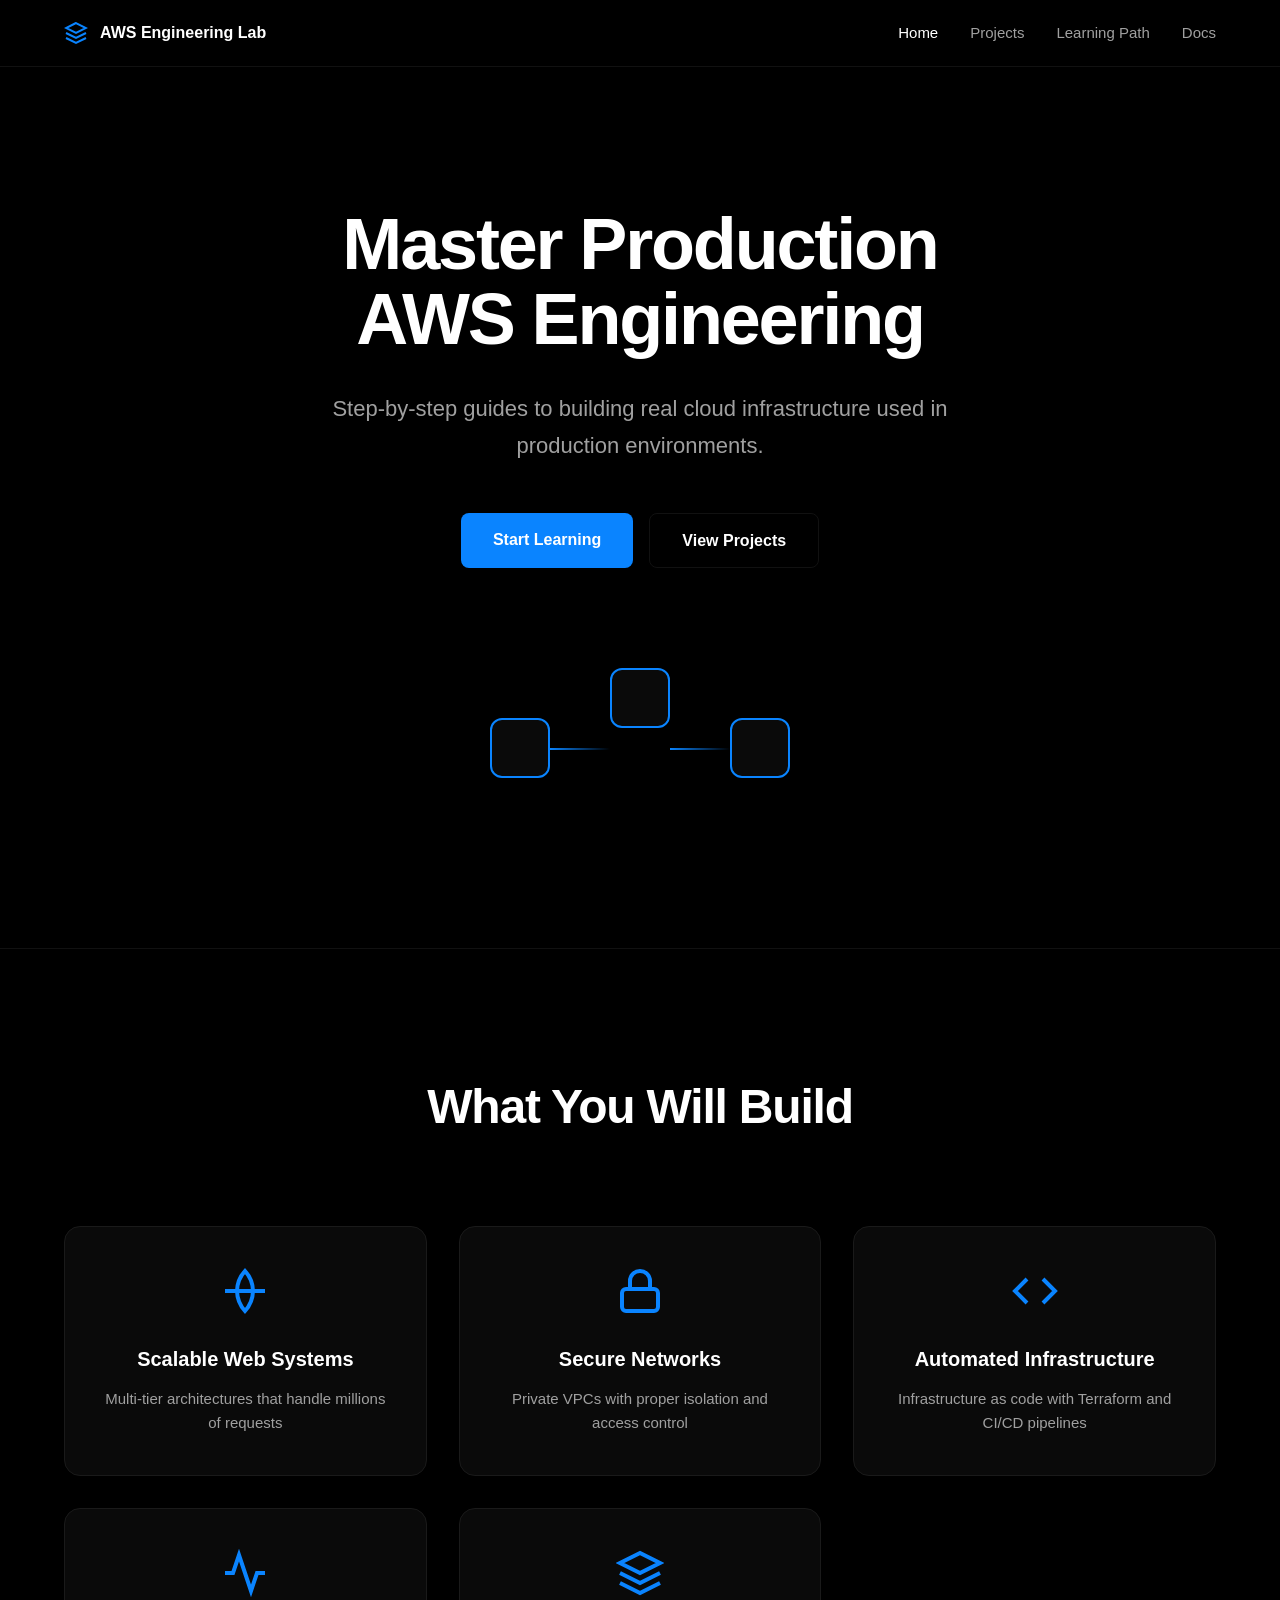
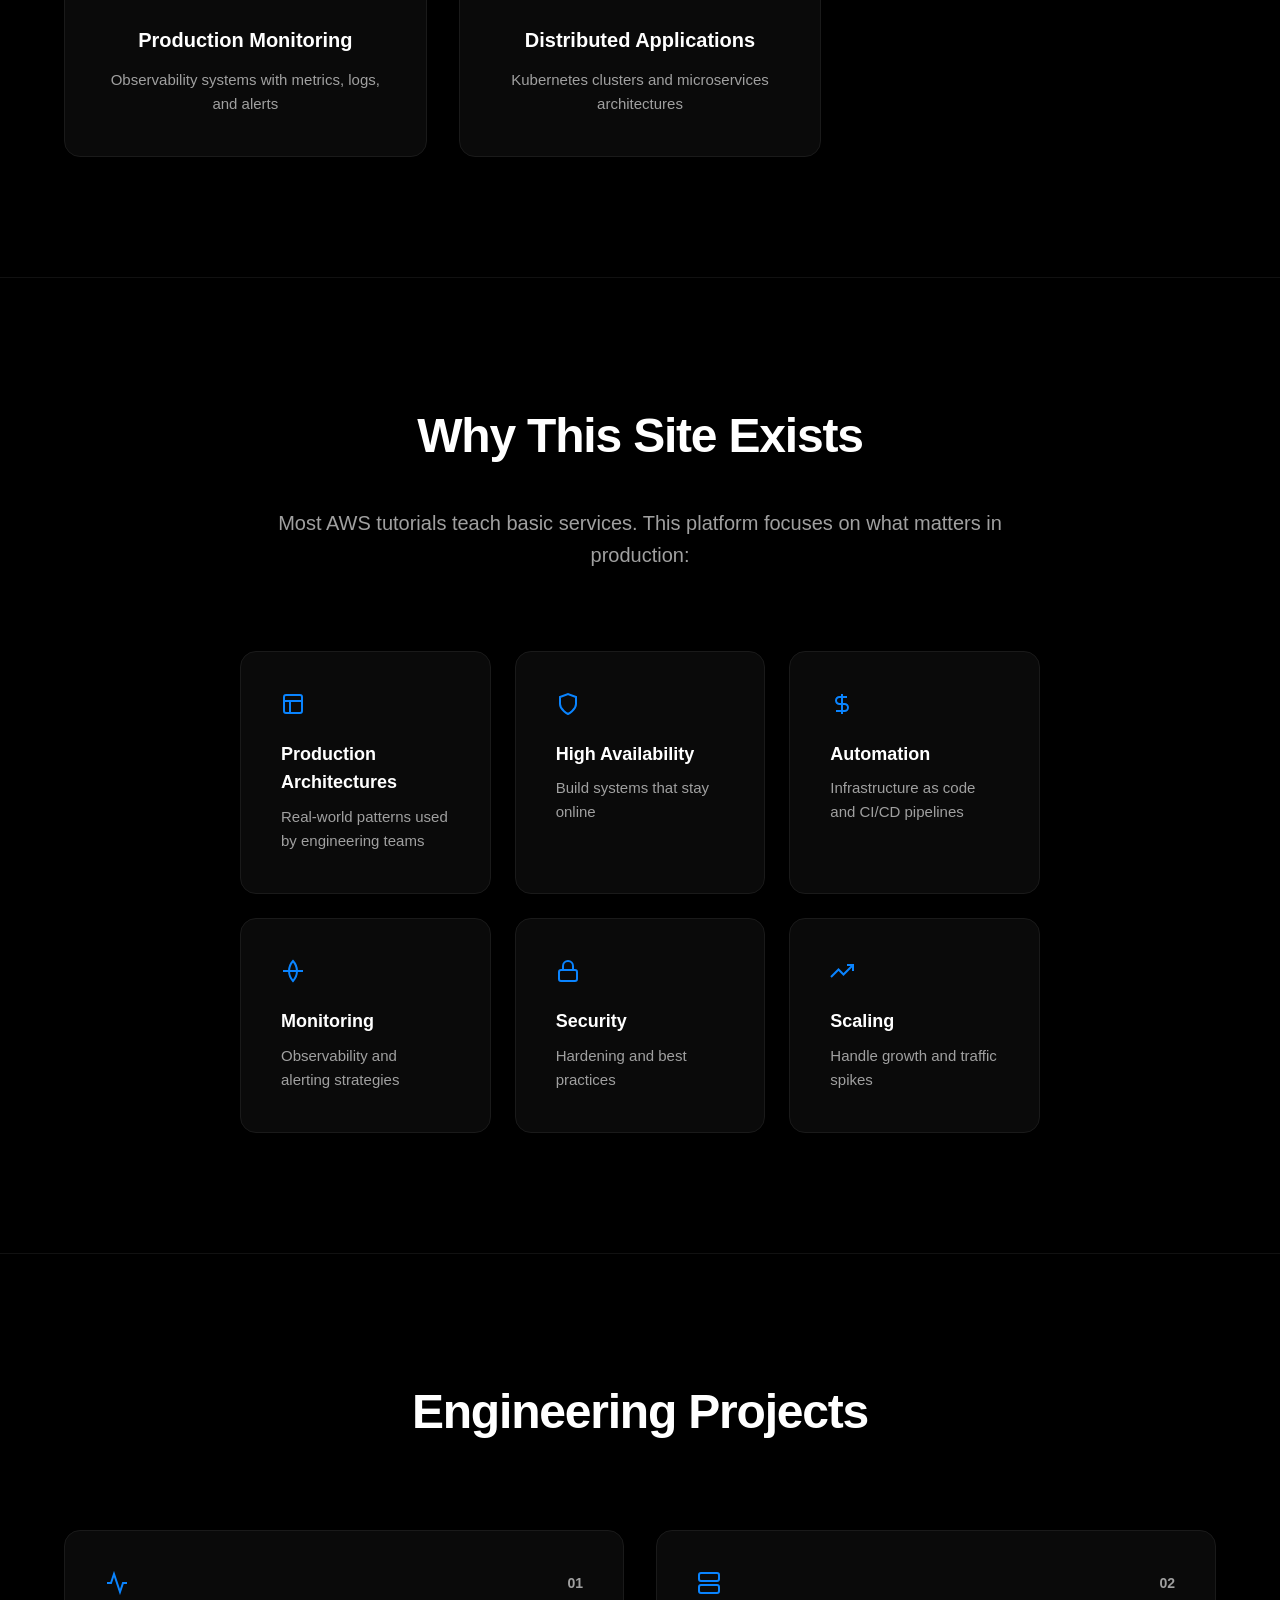
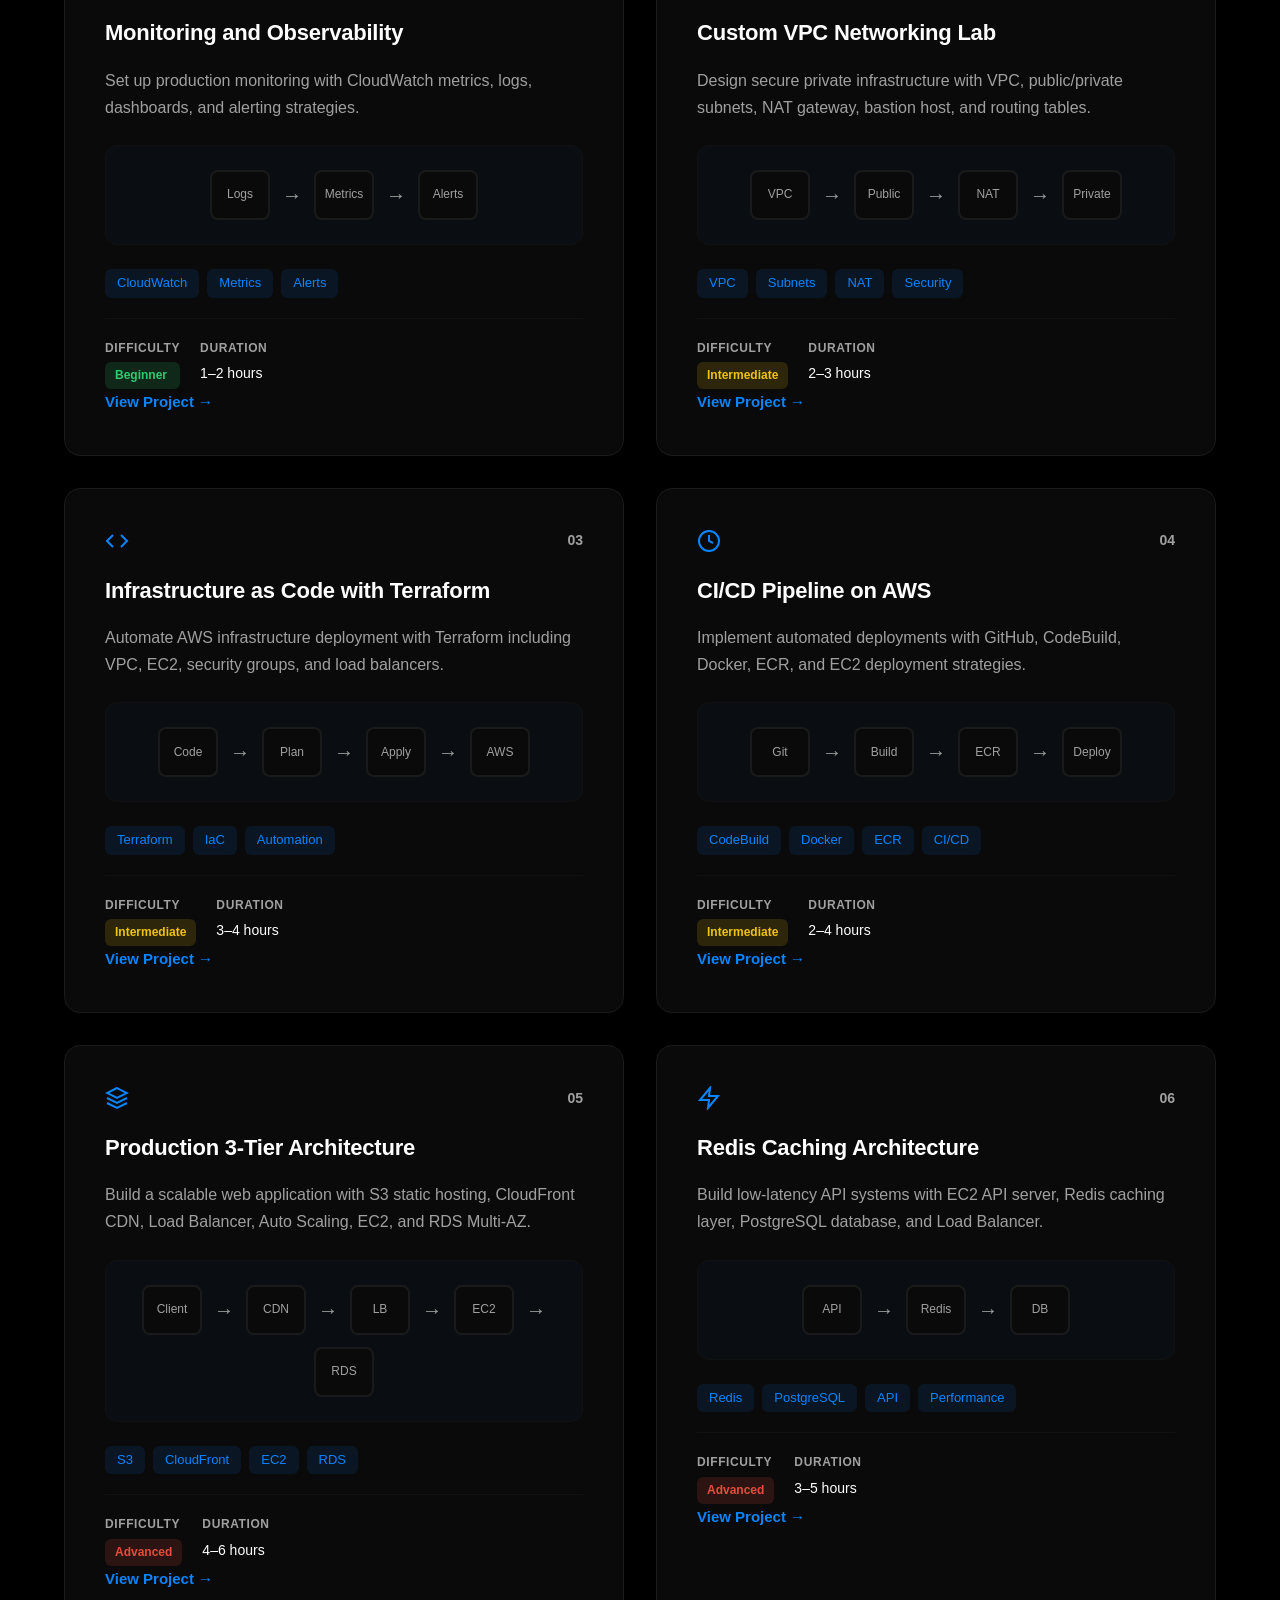
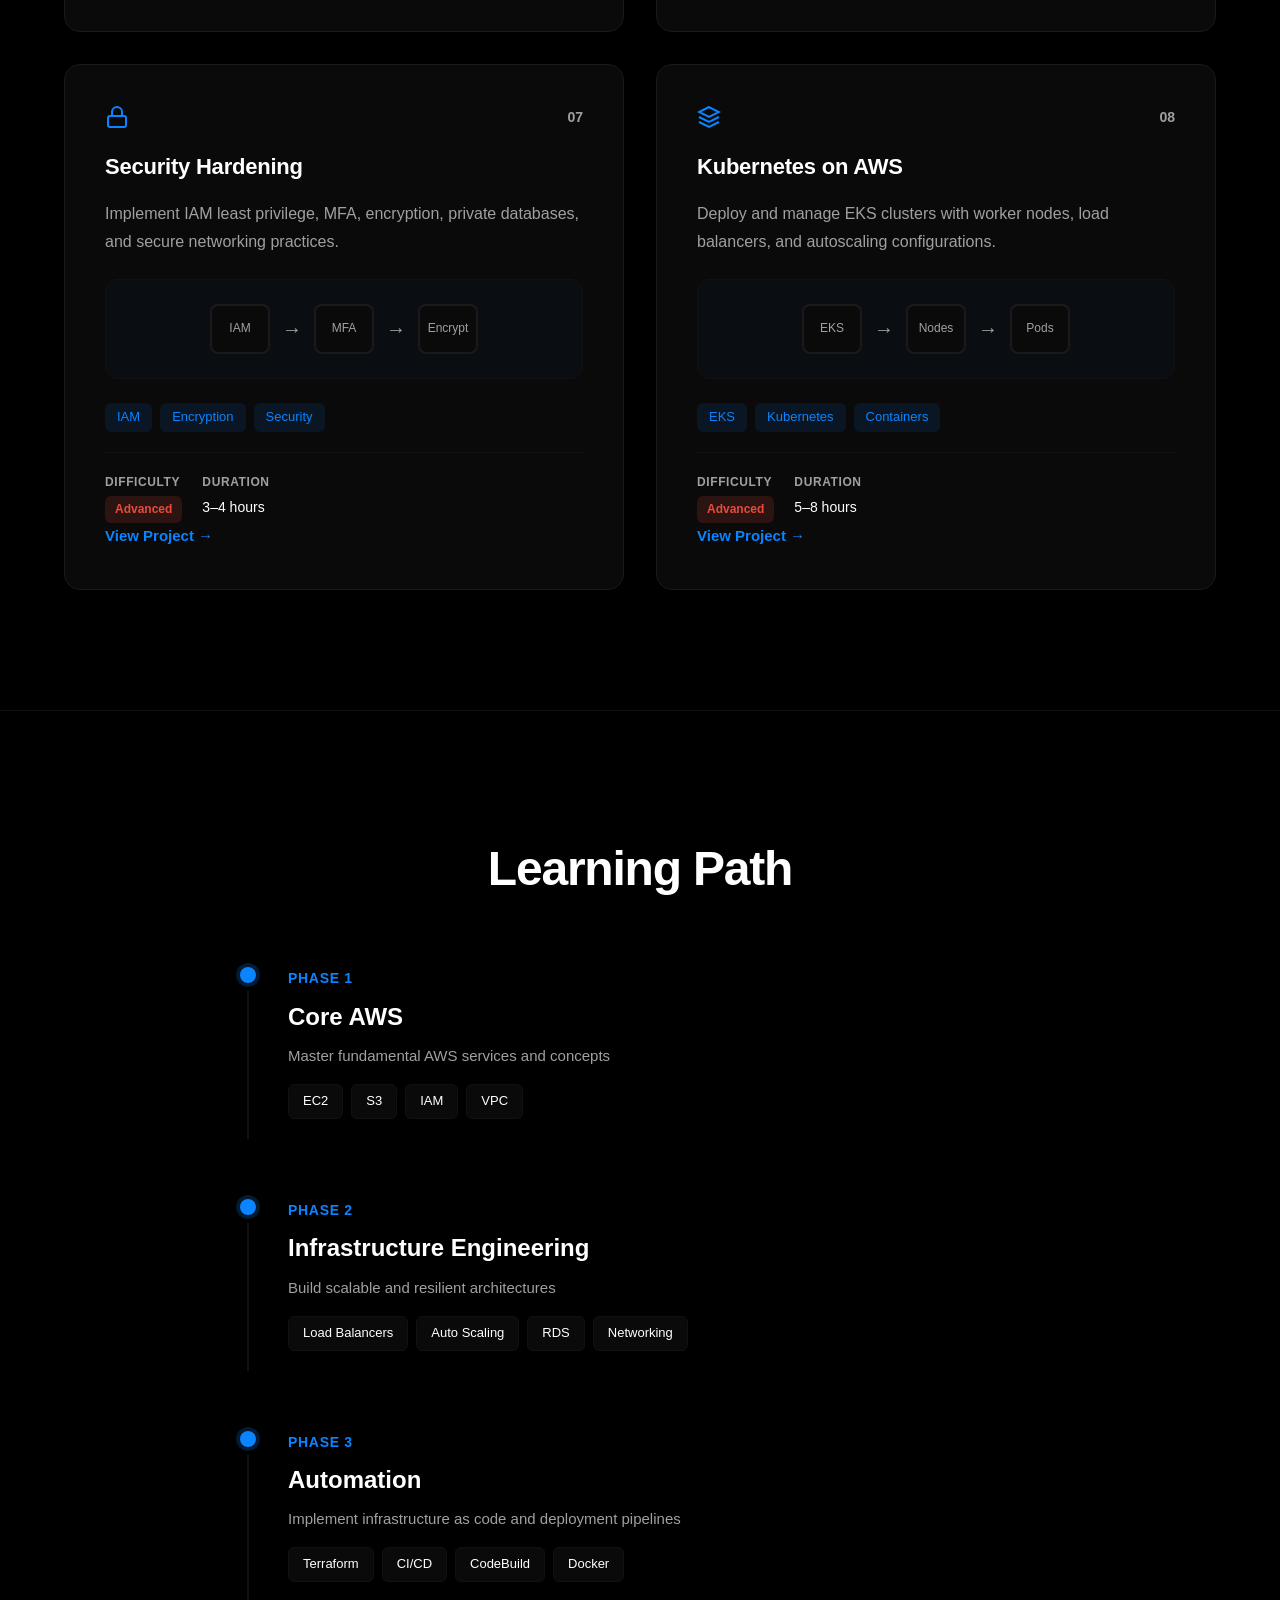
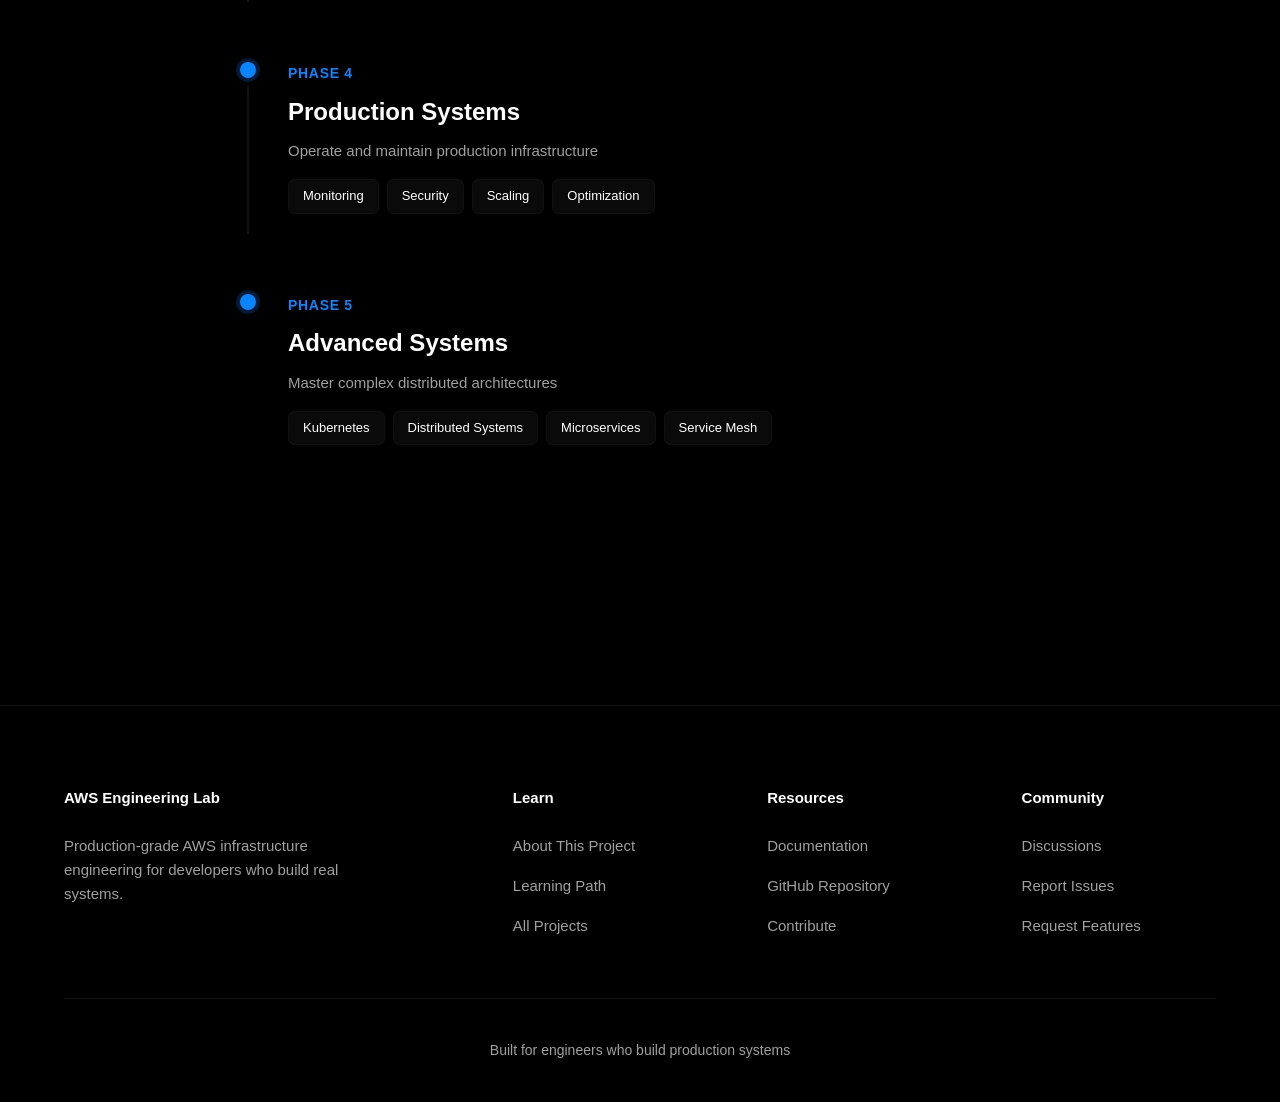
<file: aws-lab.html>
<!DOCTYPE html>
<html lang="en">
<head>
    <meta charset="UTF-8">
    <meta name="viewport" content="width=device-width, initial-scale=1.0">
    <title>AWS Engineering Lab - Learn Real AWS Infrastructure Engineering</title>
    <link rel="stylesheet" href="aws-styles.css">
</head>
<body>
    <!-- Navigation -->
    <nav class="navbar">
        <div class="nav-container">
            <div class="nav-brand">
                <svg class="brand-icon" width="24" height="24" viewBox="0 0 24 24" fill="none" stroke="currentColor" stroke-width="2">
                    <path d="M12 2L2 7l10 5 10-5-10-5z"/>
                    <path d="M2 17l10 5 10-5"/>
                    <path d="M2 12l10 5 10-5"/>
                </svg>
                <span class="brand-text">AWS Engineering Lab</span>
            </div>
            <div class="nav-links">
                <a href="#home" class="nav-link active">Home</a>
                <a href="#projects" class="nav-link">Projects</a>
                <a href="#learning-path" class="nav-link">Learning Path</a>
                <a href="#docs" class="nav-link">Docs</a>
            </div>
        </div>
    </nav>

    <!-- Hero Section -->
    <section class="hero" id="home">
        <div class="container">
            <div class="hero-content">
                <h1 class="hero-title">Master Production AWS Engineering</h1>
                <p class="hero-subtitle">Step-by-step guides to building real cloud infrastructure used in production environments.</p>
                <div class="hero-buttons">
                    <a href="#projects" class="btn btn-primary">Start Learning</a>
                    <a href="#projects" class="btn btn-secondary">View Projects</a>
                </div>
            </div>
            <div class="hero-visual">
                <div class="architecture-diagram">
                    <div class="arch-node arch-node-1"></div>
                    <div class="arch-node arch-node-2"></div>
                    <div class="arch-node arch-node-3"></div>
                    <div class="arch-line arch-line-1"></div>
                    <div class="arch-line arch-line-2"></div>
                </div>
            </div>
        </div>
    </section>

    <!-- What You Will Build Section -->
    <section class="build-section">
        <div class="container">
            <h2 class="section-title">What You Will Build</h2>
            <div class="build-grid">
                <div class="build-card">
                    <svg class="build-icon" width="48" height="48" viewBox="0 0 24 24" fill="none" stroke="currentColor" stroke-width="2">
                        <path d="M2 12h20M12 2a15.3 15.3 0 0 1 4 10 15.3 15.3 0 0 1-4 10 15.3 15.3 0 0 1-4-10 15.3 15.3 0 0 1 4-10z"/>
                    </svg>
                    <h3>Scalable Web Systems</h3>
                    <p>Multi-tier architectures that handle millions of requests</p>
                </div>
                <div class="build-card">
                    <svg class="build-icon" width="48" height="48" viewBox="0 0 24 24" fill="none" stroke="currentColor" stroke-width="2">
                        <rect x="3" y="11" width="18" height="11" rx="2" ry="2"/>
                        <path d="M7 11V7a5 5 0 0 1 10 0v4"/>
                    </svg>
                    <h3>Secure Networks</h3>
                    <p>Private VPCs with proper isolation and access control</p>
                </div>
                <div class="build-card">
                    <svg class="build-icon" width="48" height="48" viewBox="0 0 24 24" fill="none" stroke="currentColor" stroke-width="2">
                        <polyline points="16 18 22 12 16 6"/>
                        <polyline points="8 6 2 12 8 18"/>
                    </svg>
                    <h3>Automated Infrastructure</h3>
                    <p>Infrastructure as code with Terraform and CI/CD pipelines</p>
                </div>
                <div class="build-card">
                    <svg class="build-icon" width="48" height="48" viewBox="0 0 24 24" fill="none" stroke="currentColor" stroke-width="2">
                        <path d="M22 12h-4l-3 9L9 3l-3 9H2"/>
                    </svg>
                    <h3>Production Monitoring</h3>
                    <p>Observability systems with metrics, logs, and alerts</p>
                </div>
                <div class="build-card">
                    <svg class="build-icon" width="48" height="48" viewBox="0 0 24 24" fill="none" stroke="currentColor" stroke-width="2">
                        <polygon points="12 2 2 7 12 12 22 7 12 2"/>
                        <polyline points="2 17 12 22 22 17"/>
                        <polyline points="2 12 12 17 22 12"/>
                    </svg>
                    <h3>Distributed Applications</h3>
                    <p>Kubernetes clusters and microservices architectures</p>
                </div>
            </div>
        </div>
    </section>

    <!-- Why Section -->
    <section class="why-section">
        <div class="container">
            <h2 class="section-title">Why This Site Exists</h2>
            <div class="why-content">
                <p class="why-text">Most AWS tutorials teach basic services. This platform focuses on what matters in production:</p>
                <div class="why-grid">
                    <div class="why-card">
                        <svg class="why-icon" width="24" height="24" viewBox="0 0 24 24" fill="none" stroke="currentColor" stroke-width="2">
                            <rect x="3" y="3" width="18" height="18" rx="2"/>
                            <path d="M3 9h18"/>
                            <path d="M9 21V9"/>
                        </svg>
                        <h3>Production Architectures</h3>
                        <p>Real-world patterns used by engineering teams</p>
                    </div>
                    <div class="why-card">
                        <svg class="why-icon" width="24" height="24" viewBox="0 0 24 24" fill="none" stroke="currentColor" stroke-width="2">
                            <path d="M12 22s8-4 8-10V5l-8-3-8 3v7c0 6 8 10 8 10z"/>
                        </svg>
                        <h3>High Availability</h3>
                        <p>Build systems that stay online</p>
                    </div>
                    <div class="why-card">
                        <svg class="why-icon" width="24" height="24" viewBox="0 0 24 24" fill="none" stroke="currentColor" stroke-width="2">
                            <path d="M12 2v20M17 5H9.5a3.5 3.5 0 0 0 0 7h5a3.5 3.5 0 0 1 0 7H6"/>
                        </svg>
                        <h3>Automation</h3>
                        <p>Infrastructure as code and CI/CD pipelines</p>
                    </div>
                    <div class="why-card">
                        <svg class="why-icon" width="24" height="24" viewBox="0 0 24 24" fill="none" stroke="currentColor" stroke-width="2">
                            <path d="M2 12h20M12 2a15.3 15.3 0 0 1 4 10 15.3 15.3 0 0 1-4 10 15.3 15.3 0 0 1-4-10 15.3 15.3 0 0 1 4-10z"/>
                        </svg>
                        <h3>Monitoring</h3>
                        <p>Observability and alerting strategies</p>
                    </div>
                    <div class="why-card">
                        <svg class="why-icon" width="24" height="24" viewBox="0 0 24 24" fill="none" stroke="currentColor" stroke-width="2">
                            <rect x="3" y="11" width="18" height="11" rx="2" ry="2"/>
                            <path d="M7 11V7a5 5 0 0 1 10 0v4"/>
                        </svg>
                        <h3>Security</h3>
                        <p>Hardening and best practices</p>
                    </div>
                    <div class="why-card">
                        <svg class="why-icon" width="24" height="24" viewBox="0 0 24 24" fill="none" stroke="currentColor" stroke-width="2">
                            <polyline points="23 6 13.5 15.5 8.5 10.5 1 18"/>
                            <polyline points="17 6 23 6 23 12"/>
                        </svg>
                        <h3>Scaling</h3>
                        <p>Handle growth and traffic spikes</p>
                    </div>
                </div>
            </div>
        </div>
    </section>

    <!-- Projects Section -->
    <section class="projects-section" id="projects">
        <div class="container">
            <h2 class="section-title">Engineering Projects</h2>
            <div class="projects-grid">
                
                <!-- Project 1: Monitoring (Beginner) -->
                <div class="project-card">
                    <div class="project-header">
                        <svg class="project-icon" width="24" height="24" viewBox="0 0 24 24" fill="none" stroke="currentColor" stroke-width="2">
                            <path d="M22 12h-4l-3 9L9 3l-3 9H2"/>
                        </svg>
                        <span class="project-number">01</span>
                    </div>
                    <h3 class="project-title">Monitoring and Observability</h3>
                    <p class="project-description">Set up production monitoring with CloudWatch metrics, logs, dashboards, and alerting strategies.</p>
                    
                    <div class="mini-architecture">
                        <div class="arch-block">Logs</div>
                        <span class="arch-arrow">→</span>
                        <div class="arch-block">Metrics</div>
                        <span class="arch-arrow">→</span>
                        <div class="arch-block">Alerts</div>
                    </div>
                    
                    <div class="project-tags">
                        <span class="tag">CloudWatch</span>
                        <span class="tag">Metrics</span>
                        <span class="tag">Alerts</span>
                    </div>
                    
                    <div class="project-metadata">
                        <div class="project-meta-item">
                            <span class="meta-label">Difficulty</span>
                            <span class="difficulty-badge difficulty-beginner">Beginner</span>
                        </div>
                        <div class="project-meta-item">
                            <span class="meta-label">Duration</span>
                            <span class="meta-value">1–2 hours</span>
                        </div>
                    </div>
                    
                    <a href="project-detail.html" class="project-link">View Project →</a>
                </div>

                <!-- Project 2: VPC Networking (Intermediate) -->
                <div class="project-card">
                    <div class="project-header">
                        <svg class="project-icon" width="24" height="24" viewBox="0 0 24 24" fill="none" stroke="currentColor" stroke-width="2">
                            <rect x="2" y="2" width="20" height="8" rx="2" ry="2"/>
                            <rect x="2" y="14" width="20" height="8" rx="2" ry="2"/>
                            <line x1="6" y1="6" x2="6.01" y2="6"/>
                            <line x1="6" y1="18" x2="6.01" y2="18"/>
                        </svg>
                        <span class="project-number">02</span>
                    </div>
                    <h3 class="project-title">Custom VPC Networking Lab</h3>
                    <p class="project-description">Design secure private infrastructure with VPC, public/private subnets, NAT gateway, bastion host, and routing tables.</p>
                    
                    <div class="mini-architecture">
                        <div class="arch-block">VPC</div>
                        <span class="arch-arrow">→</span>
                        <div class="arch-block">Public</div>
                        <span class="arch-arrow">→</span>
                        <div class="arch-block">NAT</div>
                        <span class="arch-arrow">→</span>
                        <div class="arch-block">Private</div>
                    </div>
                    
                    <div class="project-tags">
                        <span class="tag">VPC</span>
                        <span class="tag">Subnets</span>
                        <span class="tag">NAT</span>
                        <span class="tag">Security</span>
                    </div>
                    
                    <div class="project-metadata">
                        <div class="project-meta-item">
                            <span class="meta-label">Difficulty</span>
                            <span class="difficulty-badge difficulty-intermediate">Intermediate</span>
                        </div>
                        <div class="project-meta-item">
                            <span class="meta-label">Duration</span>
                            <span class="meta-value">2–3 hours</span>
                        </div>
                    </div>
                    
                    <a href="project-detail.html" class="project-link">View Project →</a>
                </div>

                <!-- Project 3: Terraform IaC (Intermediate) -->
                <div class="project-card">
                    <div class="project-header">
                        <svg class="project-icon" width="24" height="24" viewBox="0 0 24 24" fill="none" stroke="currentColor" stroke-width="2">
                            <polyline points="16 18 22 12 16 6"/>
                            <polyline points="8 6 2 12 8 18"/>
                        </svg>
                        <span class="project-number">03</span>
                    </div>
                    <h3 class="project-title">Infrastructure as Code with Terraform</h3>
                    <p class="project-description">Automate AWS infrastructure deployment with Terraform including VPC, EC2, security groups, and load balancers.</p>
                    
                    <div class="mini-architecture">
                        <div class="arch-block">Code</div>
                        <span class="arch-arrow">→</span>
                        <div class="arch-block">Plan</div>
                        <span class="arch-arrow">→</span>
                        <div class="arch-block">Apply</div>
                        <span class="arch-arrow">→</span>
                        <div class="arch-block">AWS</div>
                    </div>
                    
                    <div class="project-tags">
                        <span class="tag">Terraform</span>
                        <span class="tag">IaC</span>
                        <span class="tag">Automation</span>
                    </div>
                    
                    <div class="project-metadata">
                        <div class="project-meta-item">
                            <span class="meta-label">Difficulty</span>
                            <span class="difficulty-badge difficulty-intermediate">Intermediate</span>
                        </div>
                        <div class="project-meta-item">
                            <span class="meta-label">Duration</span>
                            <span class="meta-value">3–4 hours</span>
                        </div>
                    </div>
                    
                    <a href="project-detail.html" class="project-link">View Project →</a>
                </div>

                <!-- Project 4: CI/CD Pipeline (Intermediate) -->
                <div class="project-card">
                    <div class="project-header">
                        <svg class="project-icon" width="24" height="24" viewBox="0 0 24 24" fill="none" stroke="currentColor" stroke-width="2">
                            <circle cx="12" cy="12" r="10"/>
                            <polyline points="12 6 12 12 16 14"/>
                        </svg>
                        <span class="project-number">04</span>
                    </div>
                    <h3 class="project-title">CI/CD Pipeline on AWS</h3>
                    <p class="project-description">Implement automated deployments with GitHub, CodeBuild, Docker, ECR, and EC2 deployment strategies.</p>
                    
                    <div class="mini-architecture">
                        <div class="arch-block">Git</div>
                        <span class="arch-arrow">→</span>
                        <div class="arch-block">Build</div>
                        <span class="arch-arrow">→</span>
                        <div class="arch-block">ECR</div>
                        <span class="arch-arrow">→</span>
                        <div class="arch-block">Deploy</div>
                    </div>
                    
                    <div class="project-tags">
                        <span class="tag">CodeBuild</span>
                        <span class="tag">Docker</span>
                        <span class="tag">ECR</span>
                        <span class="tag">CI/CD</span>
                    </div>
                    
                    <div class="project-metadata">
                        <div class="project-meta-item">
                            <span class="meta-label">Difficulty</span>
                            <span class="difficulty-badge difficulty-intermediate">Intermediate</span>
                        </div>
                        <div class="project-meta-item">
                            <span class="meta-label">Duration</span>
                            <span class="meta-value">2–4 hours</span>
                        </div>
                    </div>
                    
                    <a href="project-detail.html" class="project-link">View Project →</a>
                </div>

                <!-- Project 5: 3-Tier Architecture (Advanced) -->
                <div class="project-card">
                    <div class="project-header">
                        <svg class="project-icon" width="24" height="24" viewBox="0 0 24 24" fill="none" stroke="currentColor" stroke-width="2">
                            <path d="M12 2L2 7l10 5 10-5-10-5z"/>
                            <path d="M2 17l10 5 10-5"/>
                            <path d="M2 12l10 5 10-5"/>
                        </svg>
                        <span class="project-number">05</span>
                    </div>
                    <h3 class="project-title">Production 3-Tier Architecture</h3>
                    <p class="project-description">Build a scalable web application with S3 static hosting, CloudFront CDN, Load Balancer, Auto Scaling, EC2, and RDS Multi-AZ.</p>
                    
                    <div class="mini-architecture">
                        <div class="arch-block">Client</div>
                        <span class="arch-arrow">→</span>
                        <div class="arch-block">CDN</div>
                        <span class="arch-arrow">→</span>
                        <div class="arch-block">LB</div>
                        <span class="arch-arrow">→</span>
                        <div class="arch-block">EC2</div>
                        <span class="arch-arrow">→</span>
                        <div class="arch-block">RDS</div>
                    </div>
                    
                    <div class="project-tags">
                        <span class="tag">S3</span>
                        <span class="tag">CloudFront</span>
                        <span class="tag">EC2</span>
                        <span class="tag">RDS</span>
                    </div>
                    
                    <div class="project-metadata">
                        <div class="project-meta-item">
                            <span class="meta-label">Difficulty</span>
                            <span class="difficulty-badge difficulty-advanced">Advanced</span>
                        </div>
                        <div class="project-meta-item">
                            <span class="meta-label">Duration</span>
                            <span class="meta-value">4–6 hours</span>
                        </div>
                    </div>
                    
                    <a href="project-detail.html" class="project-link">View Project →</a>
                </div>

                <!-- Project 6: Redis Caching (Advanced) -->
                <div class="project-card">
                    <div class="project-header">
                        <svg class="project-icon" width="24" height="24" viewBox="0 0 24 24" fill="none" stroke="currentColor" stroke-width="2">
                            <path d="M13 2L3 14h9l-1 8 10-12h-9l1-8z"/>
                        </svg>
                        <span class="project-number">06</span>
                    </div>
                    <h3 class="project-title">Redis Caching Architecture</h3>
                    <p class="project-description">Build low-latency API systems with EC2 API server, Redis caching layer, PostgreSQL database, and Load Balancer.</p>
                    
                    <div class="mini-architecture">
                        <div class="arch-block">API</div>
                        <span class="arch-arrow">→</span>
                        <div class="arch-block">Redis</div>
                        <span class="arch-arrow">→</span>
                        <div class="arch-block">DB</div>
                    </div>
                    
                    <div class="project-tags">
                        <span class="tag">Redis</span>
                        <span class="tag">PostgreSQL</span>
                        <span class="tag">API</span>
                        <span class="tag">Performance</span>
                    </div>
                    
                    <div class="project-metadata">
                        <div class="project-meta-item">
                            <span class="meta-label">Difficulty</span>
                            <span class="difficulty-badge difficulty-advanced">Advanced</span>
                        </div>
                        <div class="project-meta-item">
                            <span class="meta-label">Duration</span>
                            <span class="meta-value">3–5 hours</span>
                        </div>
                    </div>
                    
                    <a href="project-detail.html" class="project-link">View Project →</a>
                </div>

                <!-- Project 7: Security Hardening (Advanced) -->
                <div class="project-card">
                    <div class="project-header">
                        <svg class="project-icon" width="24" height="24" viewBox="0 0 24 24" fill="none" stroke="currentColor" stroke-width="2">
                            <rect x="3" y="11" width="18" height="11" rx="2" ry="2"/>
                            <path d="M7 11V7a5 5 0 0 1 10 0v4"/>
                        </svg>
                        <span class="project-number">07</span>
                    </div>
                    <h3 class="project-title">Security Hardening</h3>
                    <p class="project-description">Implement IAM least privilege, MFA, encryption, private databases, and secure networking practices.</p>
                    
                    <div class="mini-architecture">
                        <div class="arch-block">IAM</div>
                        <span class="arch-arrow">→</span>
                        <div class="arch-block">MFA</div>
                        <span class="arch-arrow">→</span>
                        <div class="arch-block">Encrypt</div>
                    </div>
                    
                    <div class="project-tags">
                        <span class="tag">IAM</span>
                        <span class="tag">Encryption</span>
                        <span class="tag">Security</span>
                    </div>
                    
                    <div class="project-metadata">
                        <div class="project-meta-item">
                            <span class="meta-label">Difficulty</span>
                            <span class="difficulty-badge difficulty-advanced">Advanced</span>
                        </div>
                        <div class="project-meta-item">
                            <span class="meta-label">Duration</span>
                            <span class="meta-value">3–4 hours</span>
                        </div>
                    </div>
                    
                    <a href="project-detail.html" class="project-link">View Project →</a>
                </div>

                <!-- Project 8: Kubernetes (Advanced) -->
                <div class="project-card">
                    <div class="project-header">
                        <svg class="project-icon" width="24" height="24" viewBox="0 0 24 24" fill="none" stroke="currentColor" stroke-width="2">
                            <polygon points="12 2 2 7 12 12 22 7 12 2"/>
                            <polyline points="2 17 12 22 22 17"/>
                            <polyline points="2 12 12 17 22 12"/>
                        </svg>
                        <span class="project-number">08</span>
                    </div>
                    <h3 class="project-title">Kubernetes on AWS</h3>
                    <p class="project-description">Deploy and manage EKS clusters with worker nodes, load balancers, and autoscaling configurations.</p>
                    
                    <div class="mini-architecture">
                        <div class="arch-block">EKS</div>
                        <span class="arch-arrow">→</span>
                        <div class="arch-block">Nodes</div>
                        <span class="arch-arrow">→</span>
                        <div class="arch-block">Pods</div>
                    </div>
                    
                    <div class="project-tags">
                        <span class="tag">EKS</span>
                        <span class="tag">Kubernetes</span>
                        <span class="tag">Containers</span>
                    </div>
                    
                    <div class="project-metadata">
                        <div class="project-meta-item">
                            <span class="meta-label">Difficulty</span>
                            <span class="difficulty-badge difficulty-advanced">Advanced</span>
                        </div>
                        <div class="project-meta-item">
                            <span class="meta-label">Duration</span>
                            <span class="meta-value">5–8 hours</span>
                        </div>
                    </div>
                    
                    <a href="project-detail.html" class="project-link">View Project →</a>
                </div>

            </div>
        </div>
    </section>

    <!-- Learning Path Section -->
    <section class="learning-path-section" id="learning-path">
        <div class="container">
            <h2 class="section-title">Learning Path</h2>
            <div class="roadmap">
                
                <div class="roadmap-item">
                    <div class="roadmap-marker">
                        <div class="roadmap-dot"></div>
                        <div class="roadmap-line"></div>
                    </div>
                    <div class="roadmap-content">
                        <div class="roadmap-phase">Phase 1</div>
                        <h3 class="roadmap-title">Core AWS</h3>
                        <p class="roadmap-description">Master fundamental AWS services and concepts</p>
                        <div class="roadmap-topics">
                            <span class="topic">EC2</span>
                            <span class="topic">S3</span>
                            <span class="topic">IAM</span>
                            <span class="topic">VPC</span>
                        </div>
                    </div>
                </div>

                <div class="roadmap-item">
                    <div class="roadmap-marker">
                        <div class="roadmap-dot"></div>
                        <div class="roadmap-line"></div>
                    </div>
                    <div class="roadmap-content">
                        <div class="roadmap-phase">Phase 2</div>
                        <h3 class="roadmap-title">Infrastructure Engineering</h3>
                        <p class="roadmap-description">Build scalable and resilient architectures</p>
                        <div class="roadmap-topics">
                            <span class="topic">Load Balancers</span>
                            <span class="topic">Auto Scaling</span>
                            <span class="topic">RDS</span>
                            <span class="topic">Networking</span>
                        </div>
                    </div>
                </div>

                <div class="roadmap-item">
                    <div class="roadmap-marker">
                        <div class="roadmap-dot"></div>
                        <div class="roadmap-line"></div>
                    </div>
                    <div class="roadmap-content">
                        <div class="roadmap-phase">Phase 3</div>
                        <h3 class="roadmap-title">Automation</h3>
                        <p class="roadmap-description">Implement infrastructure as code and deployment pipelines</p>
                        <div class="roadmap-topics">
                            <span class="topic">Terraform</span>
                            <span class="topic">CI/CD</span>
                            <span class="topic">CodeBuild</span>
                            <span class="topic">Docker</span>
                        </div>
                    </div>
                </div>

                <div class="roadmap-item">
                    <div class="roadmap-marker">
                        <div class="roadmap-dot"></div>
                        <div class="roadmap-line"></div>
                    </div>
                    <div class="roadmap-content">
                        <div class="roadmap-phase">Phase 4</div>
                        <h3 class="roadmap-title">Production Systems</h3>
                        <p class="roadmap-description">Operate and maintain production infrastructure</p>
                        <div class="roadmap-topics">
                            <span class="topic">Monitoring</span>
                            <span class="topic">Security</span>
                            <span class="topic">Scaling</span>
                            <span class="topic">Optimization</span>
                        </div>
                    </div>
                </div>

                <div class="roadmap-item">
                    <div class="roadmap-marker">
                        <div class="roadmap-dot"></div>
                    </div>
                    <div class="roadmap-content">
                        <div class="roadmap-phase">Phase 5</div>
                        <h3 class="roadmap-title">Advanced Systems</h3>
                        <p class="roadmap-description">Master complex distributed architectures</p>
                        <div class="roadmap-topics">
                            <span class="topic">Kubernetes</span>
                            <span class="topic">Distributed Systems</span>
                            <span class="topic">Microservices</span>
                            <span class="topic">Service Mesh</span>
                        </div>
                    </div>
                </div>

            </div>
        </div>
    </section>

    <!-- Footer -->
    <footer class="footer">
        <div class="container">
            <div class="footer-content">
                <div class="footer-section footer-main">
                    <h4 class="footer-title">AWS Engineering Lab</h4>
                    <p class="footer-text">Production-grade AWS infrastructure engineering for developers who build real systems.</p>
                </div>
                <div class="footer-section">
                    <h4 class="footer-title">Learn</h4>
                    <a href="#home" class="footer-link">About This Project</a>
                    <a href="#learning-path" class="footer-link">Learning Path</a>
                    <a href="#projects" class="footer-link">All Projects</a>
                </div>
                <div class="footer-section">
                    <h4 class="footer-title">Resources</h4>
                    <a href="#" class="footer-link">Documentation</a>
                    <a href="#" class="footer-link">GitHub Repository</a>
                    <a href="#" class="footer-link">Contribute</a>
                </div>
                <div class="footer-section">
                    <h4 class="footer-title">Community</h4>
                    <a href="#" class="footer-link">Discussions</a>
                    <a href="#" class="footer-link">Report Issues</a>
                    <a href="#" class="footer-link">Request Features</a>
                </div>
            </div>
            <div class="footer-bottom">
                <p>Built for engineers who build production systems</p>
            </div>
        </div>
    </footer>

    <script src="aws-script.js"></script>
</body>
</html>
</file>
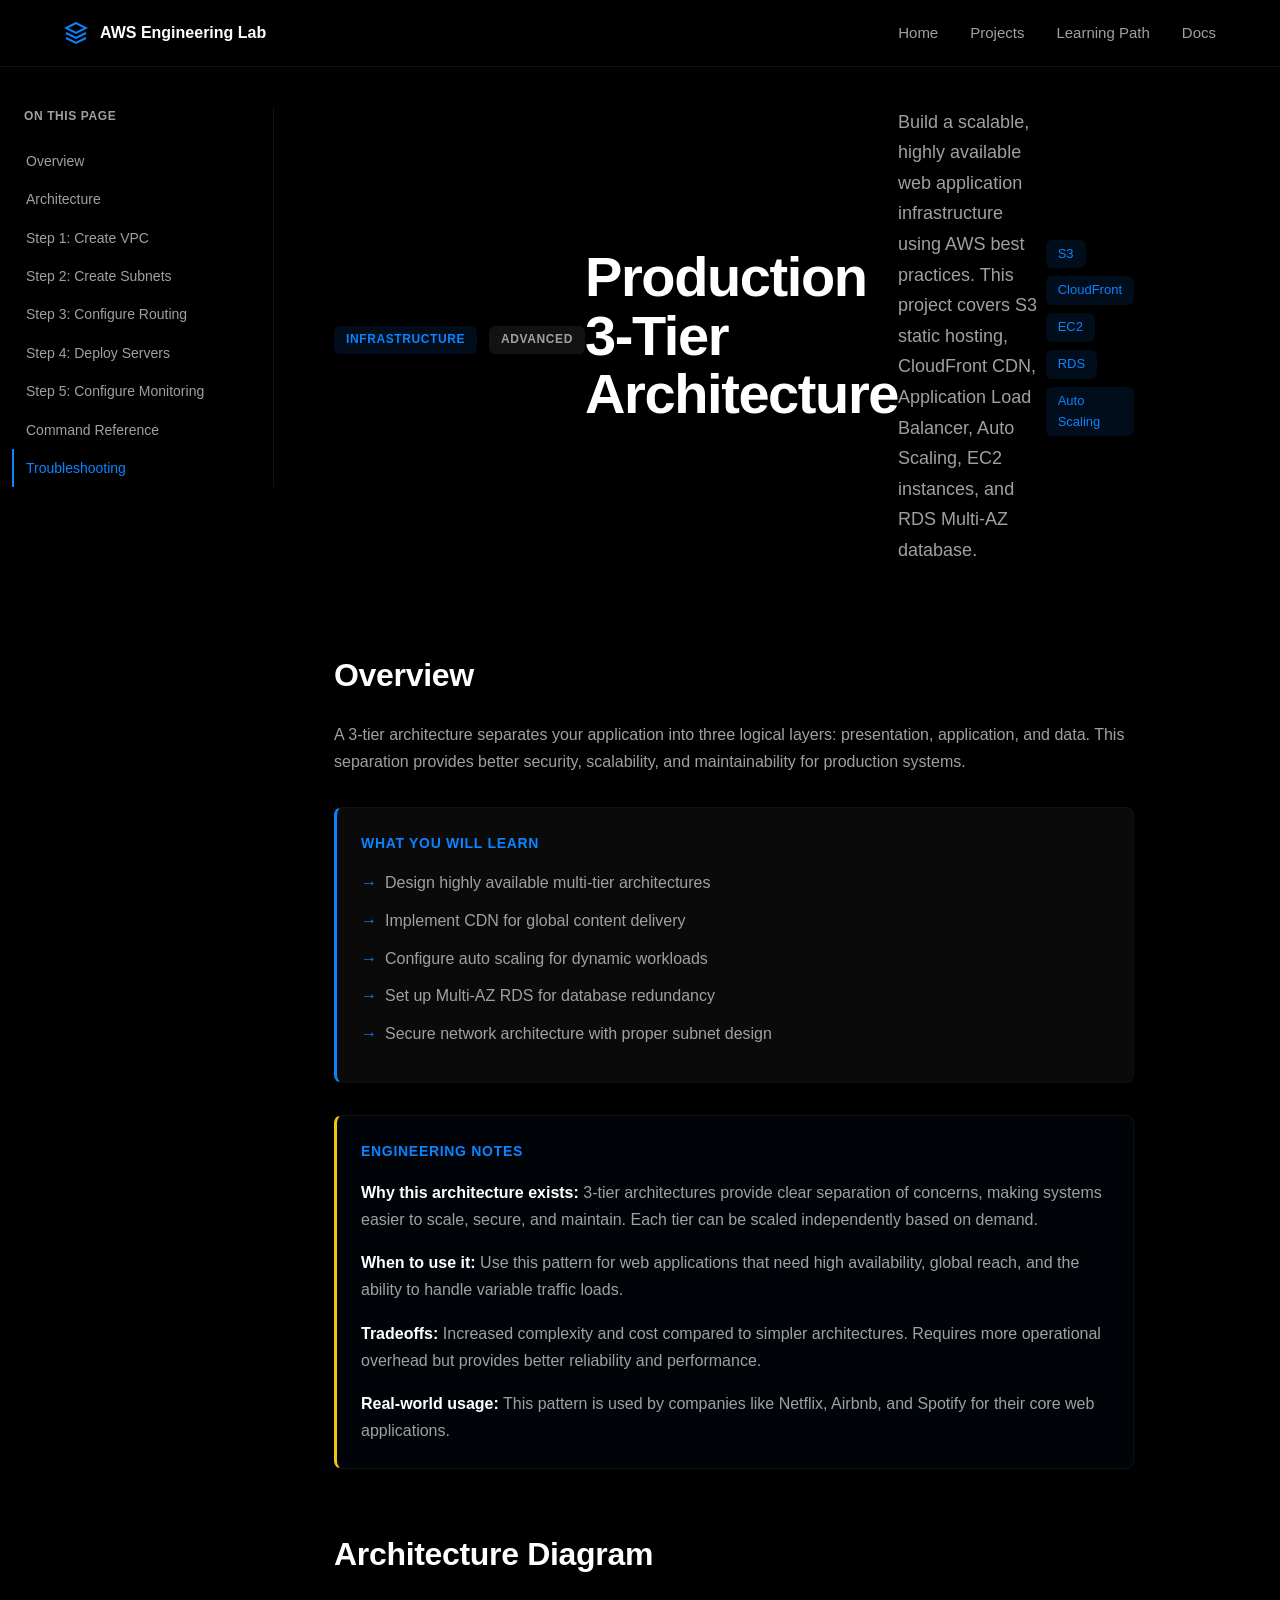
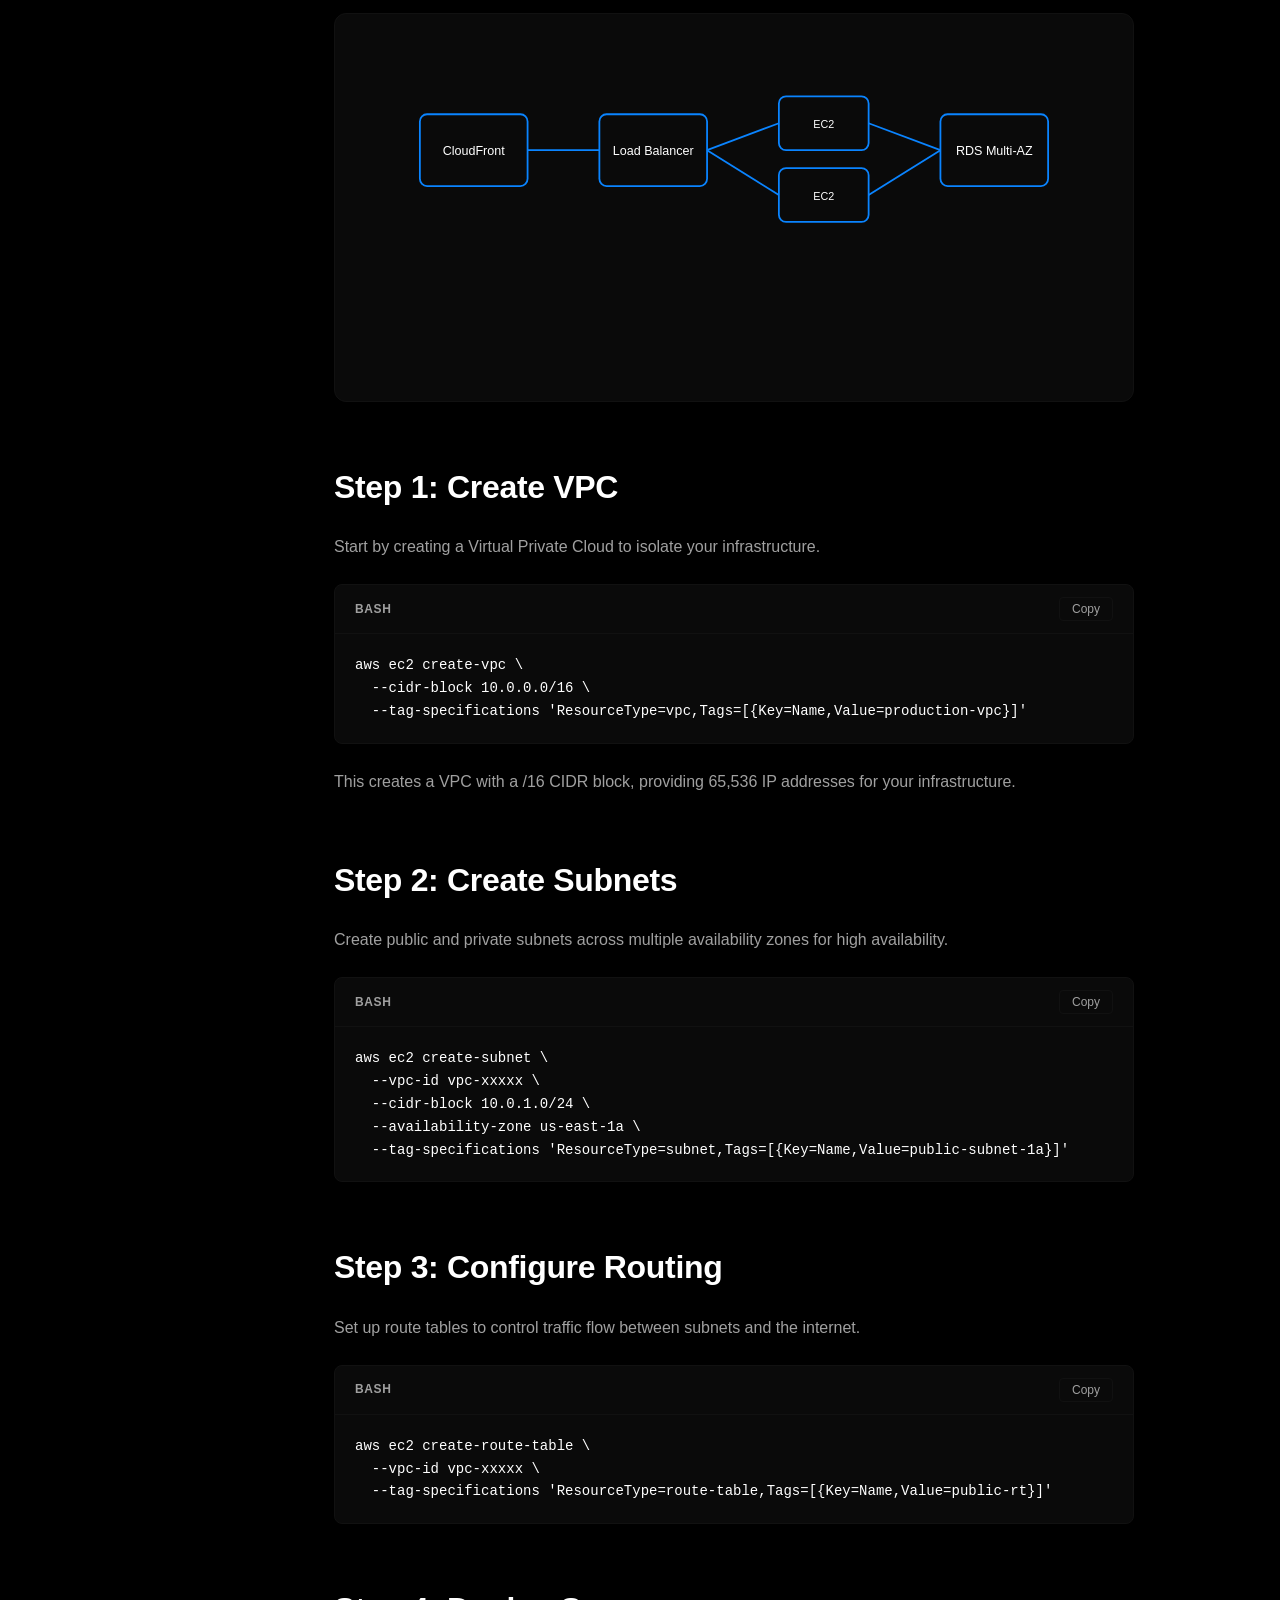
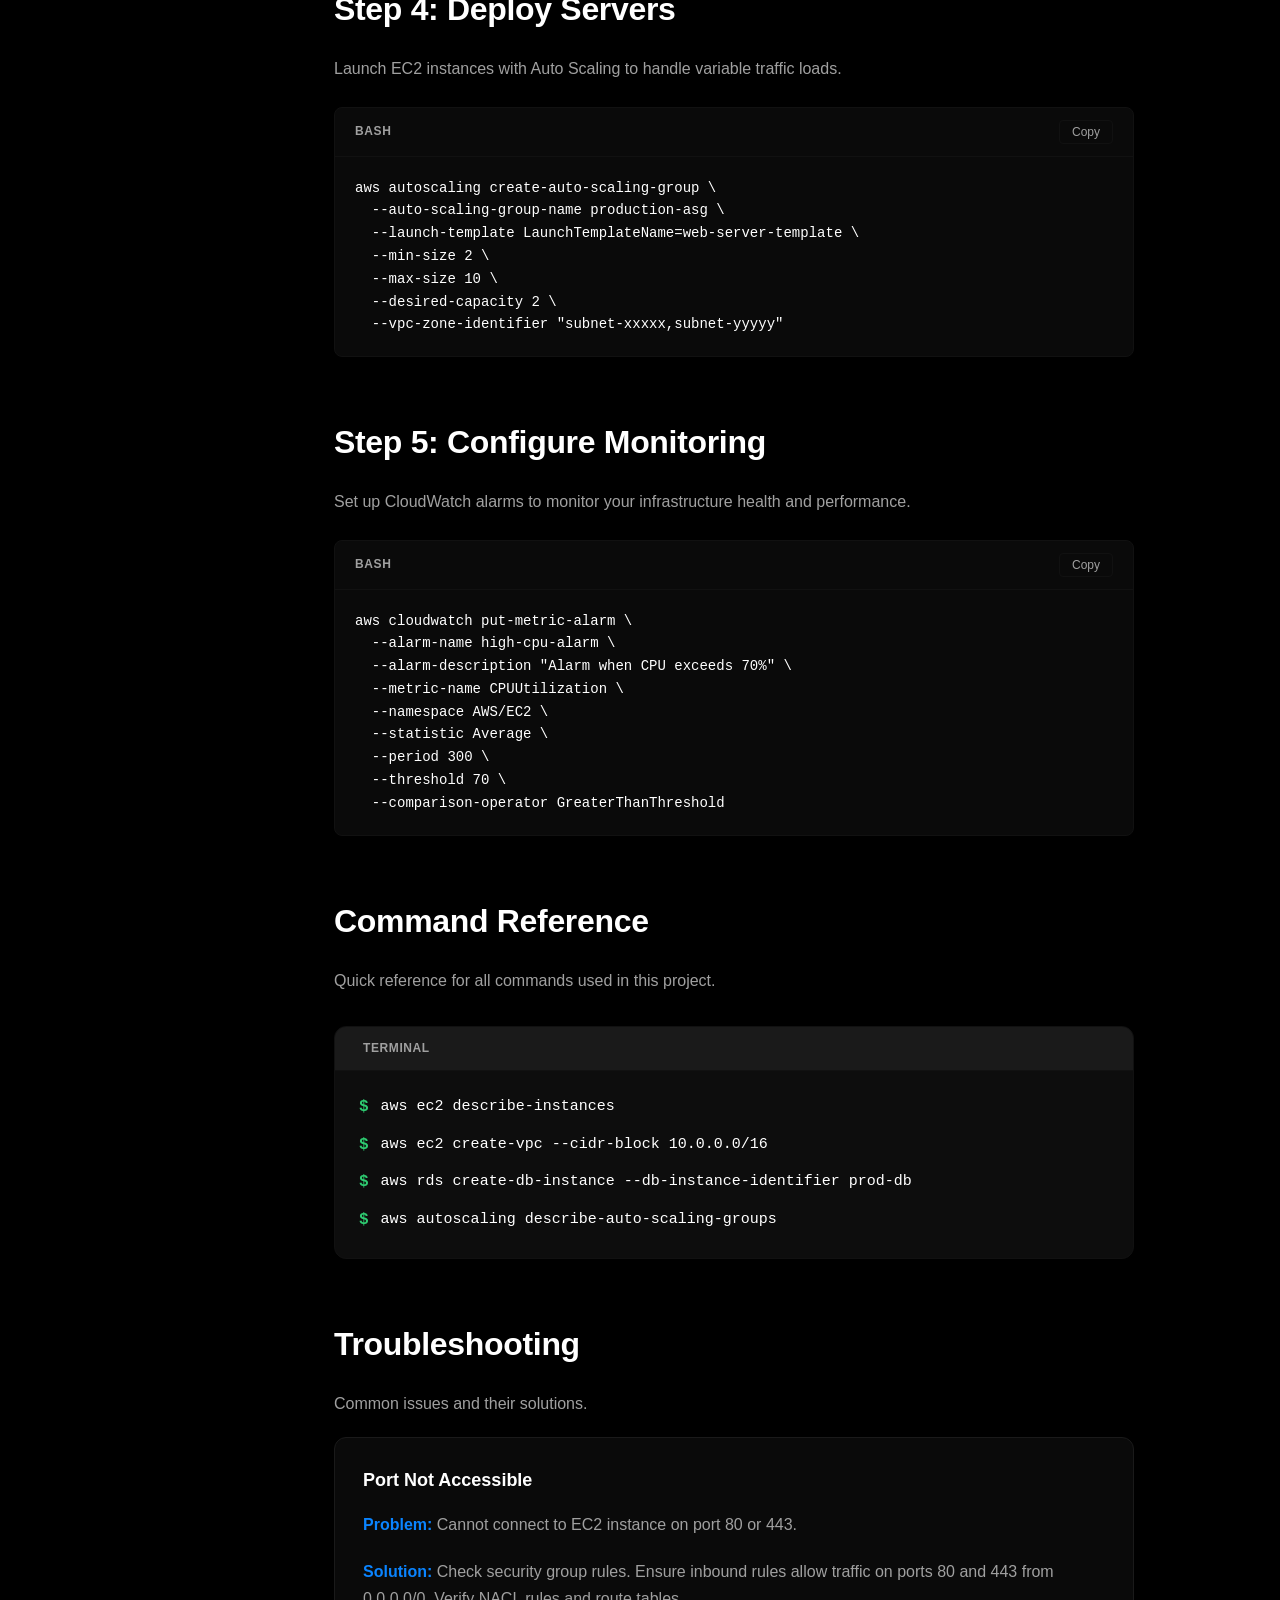
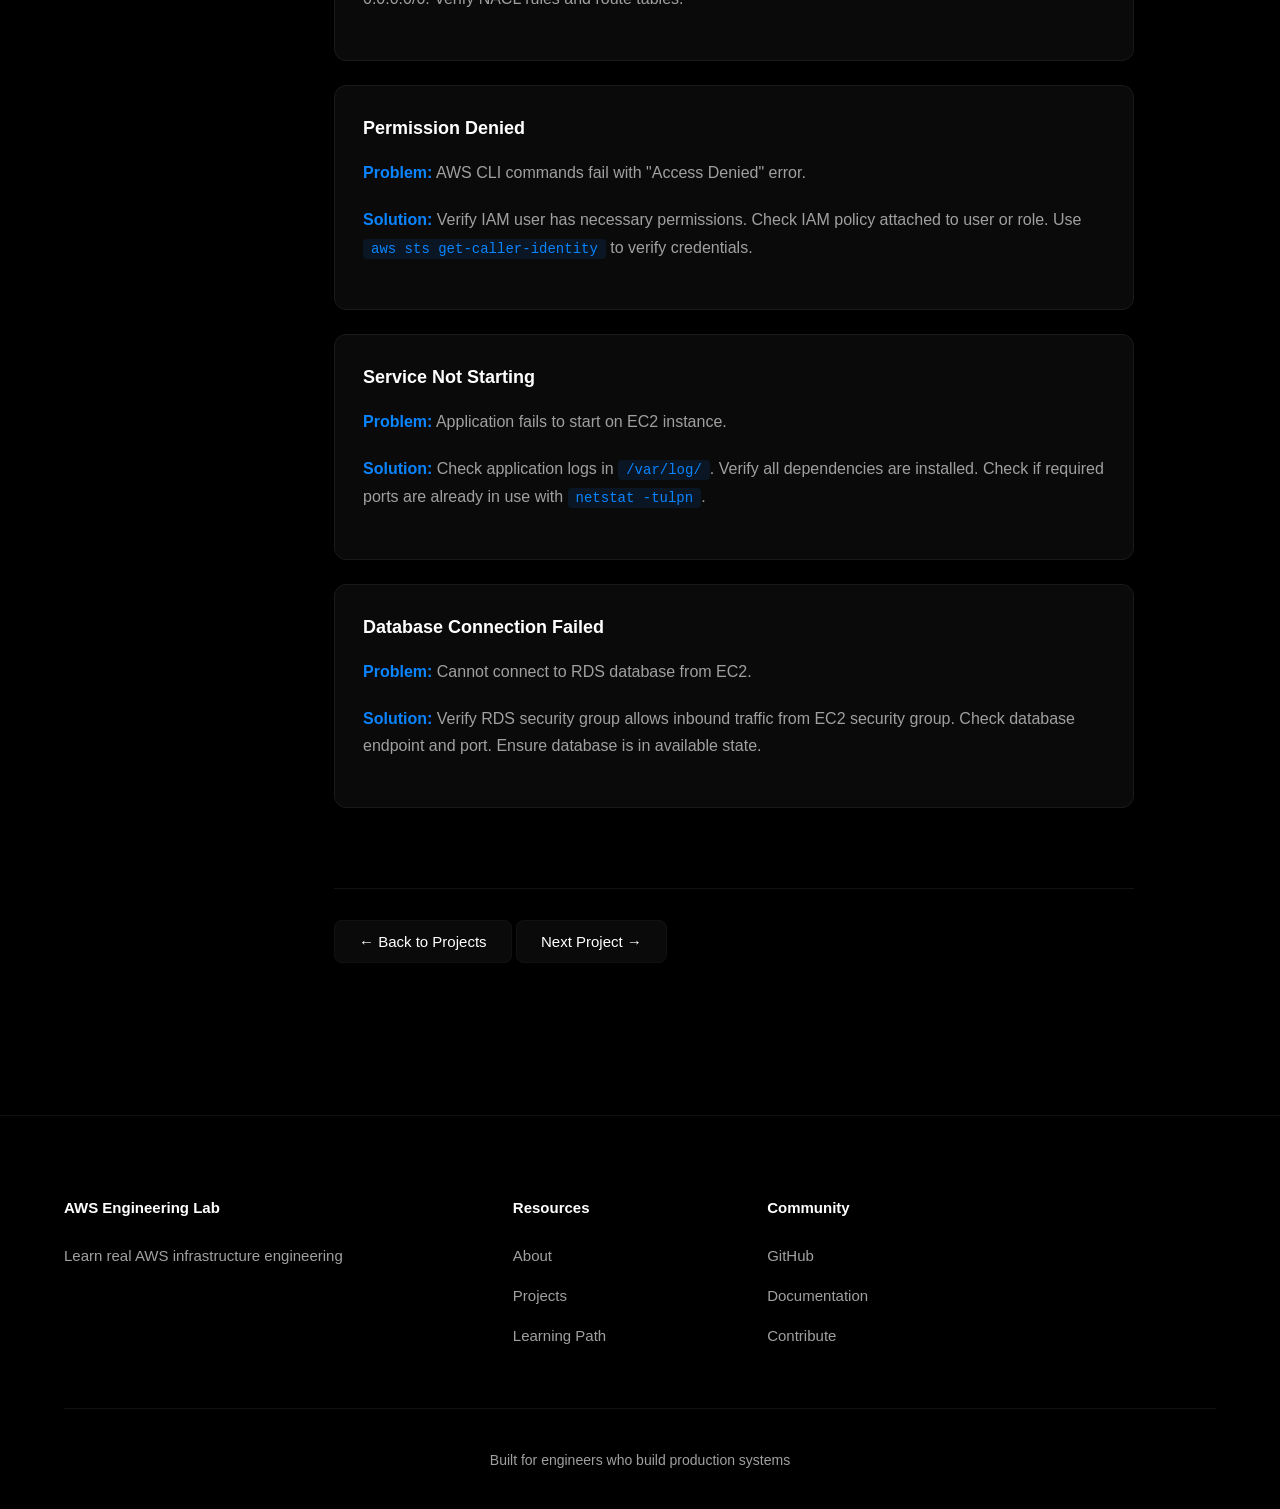
<file: project-detail.html>
<!DOCTYPE html>
<html lang="en">
<head>
    <meta charset="UTF-8">
    <meta name="viewport" content="width=device-width, initial-scale=1.0">
    <title>Production 3-Tier Architecture - AWS Engineering Lab</title>
    <link rel="stylesheet" href="aws-styles.css">
    <link rel="stylesheet" href="project-detail.css">
</head>
<body>
    <!-- Navigation -->
    <nav class="navbar">
        <div class="nav-container">
            <div class="nav-brand">
                <svg class="brand-icon" width="24" height="24" viewBox="0 0 24 24" fill="none" stroke="currentColor" stroke-width="2">
                    <path d="M12 2L2 7l10 5 10-5-10-5z"/>
                    <path d="M2 17l10 5 10-5"/>
                    <path d="M2 12l10 5 10-5"/>
                </svg>
                <span class="brand-text">AWS Engineering Lab</span>
            </div>
            <div class="nav-links">
                <a href="aws-lab.html#home" class="nav-link">Home</a>
                <a href="aws-lab.html#projects" class="nav-link">Projects</a>
                <a href="aws-lab.html#learning-path" class="nav-link">Learning Path</a>
                <a href="#docs" class="nav-link">Docs</a>
            </div>
        </div>
    </nav>

    <div class="project-layout">
        <!-- Sidebar -->
        <aside class="sidebar">
            <div class="sidebar-content">
                <div class="sidebar-section">
                    <div class="sidebar-title">On This Page</div>
                    <a href="#overview" class="sidebar-link active">Overview</a>
                    <a href="#architecture" class="sidebar-link">Architecture</a>
                    <a href="#step-1" class="sidebar-link">Step 1: Create VPC</a>
                    <a href="#step-2" class="sidebar-link">Step 2: Create Subnets</a>
                    <a href="#step-3" class="sidebar-link">Step 3: Configure Routing</a>
                    <a href="#step-4" class="sidebar-link">Step 4: Deploy Servers</a>
                    <a href="#step-5" class="sidebar-link">Step 5: Configure Monitoring</a>
                    <a href="#commands" class="sidebar-link">Command Reference</a>
                    <a href="#troubleshooting" class="sidebar-link">Troubleshooting</a>
                </div>
            </div>
        </aside>

        <!-- Main Content -->
        <main class="project-content">
            <div class="project-header">
                <div class="project-meta">
                    <span class="project-category">Infrastructure</span>
                    <span class="project-difficulty">Advanced</span>
                </div>
                <h1 class="project-main-title">Production 3-Tier Architecture</h1>
                <p class="project-intro">Build a scalable, highly available web application infrastructure using AWS best practices. This project covers S3 static hosting, CloudFront CDN, Application Load Balancer, Auto Scaling, EC2 instances, and RDS Multi-AZ database.</p>
                <div class="project-tags">
                    <span class="tag">S3</span>
                    <span class="tag">CloudFront</span>
                    <span class="tag">EC2</span>
                    <span class="tag">RDS</span>
                    <span class="tag">Auto Scaling</span>
                </div>
            </div>

            <section id="overview" class="content-section">
                <h2>Overview</h2>
                <p>A 3-tier architecture separates your application into three logical layers: presentation, application, and data. This separation provides better security, scalability, and maintainability for production systems.</p>
                
                <div class="info-box info-box-learn">
                    <div class="info-box-title">What You Will Learn</div>
                    <ul>
                        <li>Design highly available multi-tier architectures</li>
                        <li>Implement CDN for global content delivery</li>
                        <li>Configure auto scaling for dynamic workloads</li>
                        <li>Set up Multi-AZ RDS for database redundancy</li>
                        <li>Secure network architecture with proper subnet design</li>
                    </ul>
                </div>
                
                <div class="info-box info-box-engineering">
                    <div class="info-box-title">Engineering Notes</div>
                    <p><strong>Why this architecture exists:</strong> 3-tier architectures provide clear separation of concerns, making systems easier to scale, secure, and maintain. Each tier can be scaled independently based on demand.</p>
                    <p><strong>When to use it:</strong> Use this pattern for web applications that need high availability, global reach, and the ability to handle variable traffic loads.</p>
                    <p><strong>Tradeoffs:</strong> Increased complexity and cost compared to simpler architectures. Requires more operational overhead but provides better reliability and performance.</p>
                    <p><strong>Real-world usage:</strong> This pattern is used by companies like Netflix, Airbnb, and Spotify for their core web applications.</p>
                </div>
            </section>

            <section id="architecture" class="content-section">
                <h2>Architecture Diagram</h2>
                <div class="architecture-placeholder">
                    <svg width="100%" height="300" viewBox="0 0 800 300">
                        <rect x="50" y="50" width="120" height="80" rx="8" fill="var(--card-bg)" stroke="var(--accent)" stroke-width="2"/>
                        <text x="110" y="95" text-anchor="middle" fill="var(--white)" font-size="14">CloudFront</text>
                        
                        <rect x="250" y="50" width="120" height="80" rx="8" fill="var(--card-bg)" stroke="var(--accent)" stroke-width="2"/>
                        <text x="310" y="95" text-anchor="middle" fill="var(--white)" font-size="14">Load Balancer</text>
                        
                        <rect x="450" y="30" width="100" height="60" rx="8" fill="var(--card-bg)" stroke="var(--accent)" stroke-width="2"/>
                        <text x="500" y="65" text-anchor="middle" fill="var(--white)" font-size="12">EC2</text>
                        
                        <rect x="450" y="110" width="100" height="60" rx="8" fill="var(--card-bg)" stroke="var(--accent)" stroke-width="2"/>
                        <text x="500" y="145" text-anchor="middle" fill="var(--white)" font-size="12">EC2</text>
                        
                        <rect x="630" y="50" width="120" height="80" rx="8" fill="var(--card-bg)" stroke="var(--accent)" stroke-width="2"/>
                        <text x="690" y="95" text-anchor="middle" fill="var(--white)" font-size="14">RDS Multi-AZ</text>
                        
                        <line x1="170" y1="90" x2="250" y2="90" stroke="var(--accent)" stroke-width="2"/>
                        <line x1="370" y1="90" x2="450" y2="60" stroke="var(--accent)" stroke-width="2"/>
                        <line x1="370" y1="90" x2="450" y2="140" stroke="var(--accent)" stroke-width="2"/>
                        <line x1="550" y1="60" x2="630" y2="90" stroke="var(--accent)" stroke-width="2"/>
                        <line x1="550" y1="140" x2="630" y2="90" stroke="var(--accent)" stroke-width="2"/>
                    </svg>
                </div>
            </section>

            <section id="step-1" class="content-section">
                <h2>Step 1: Create VPC</h2>
                <p>Start by creating a Virtual Private Cloud to isolate your infrastructure.</p>
                <div class="code-block">
                    <div class="code-header">
                        <span class="code-language">bash</span>
                        <button class="code-copy">Copy</button>
                    </div>
                    <pre><code>aws ec2 create-vpc \
  --cidr-block 10.0.0.0/16 \
  --tag-specifications 'ResourceType=vpc,Tags=[{Key=Name,Value=production-vpc}]'</code></pre>
                </div>
                <p>This creates a VPC with a /16 CIDR block, providing 65,536 IP addresses for your infrastructure.</p>
            </section>

            <section id="step-2" class="content-section">
                <h2>Step 2: Create Subnets</h2>
                <p>Create public and private subnets across multiple availability zones for high availability.</p>
                <div class="code-block">
                    <div class="code-header">
                        <span class="code-language">bash</span>
                        <button class="code-copy">Copy</button>
                    </div>
                    <pre><code>aws ec2 create-subnet \
  --vpc-id vpc-xxxxx \
  --cidr-block 10.0.1.0/24 \
  --availability-zone us-east-1a \
  --tag-specifications 'ResourceType=subnet,Tags=[{Key=Name,Value=public-subnet-1a}]'</code></pre>
                </div>
            </section>

            <section id="step-3" class="content-section">
                <h2>Step 3: Configure Routing</h2>
                <p>Set up route tables to control traffic flow between subnets and the internet.</p>
                <div class="code-block">
                    <div class="code-header">
                        <span class="code-language">bash</span>
                        <button class="code-copy">Copy</button>
                    </div>
                    <pre><code>aws ec2 create-route-table \
  --vpc-id vpc-xxxxx \
  --tag-specifications 'ResourceType=route-table,Tags=[{Key=Name,Value=public-rt}]'</code></pre>
                </div>
            </section>

            <section id="step-4" class="content-section">
                <h2>Step 4: Deploy Servers</h2>
                <p>Launch EC2 instances with Auto Scaling to handle variable traffic loads.</p>
                <div class="code-block">
                    <div class="code-header">
                        <span class="code-language">bash</span>
                        <button class="code-copy">Copy</button>
                    </div>
                    <pre><code>aws autoscaling create-auto-scaling-group \
  --auto-scaling-group-name production-asg \
  --launch-template LaunchTemplateName=web-server-template \
  --min-size 2 \
  --max-size 10 \
  --desired-capacity 2 \
  --vpc-zone-identifier "subnet-xxxxx,subnet-yyyyy"</code></pre>
                </div>
            </section>

            <section id="step-5" class="content-section">
                <h2>Step 5: Configure Monitoring</h2>
                <p>Set up CloudWatch alarms to monitor your infrastructure health and performance.</p>
                <div class="code-block">
                    <div class="code-header">
                        <span class="code-language">bash</span>
                        <button class="code-copy">Copy</button>
                    </div>
                    <pre><code>aws cloudwatch put-metric-alarm \
  --alarm-name high-cpu-alarm \
  --alarm-description "Alarm when CPU exceeds 70%" \
  --metric-name CPUUtilization \
  --namespace AWS/EC2 \
  --statistic Average \
  --period 300 \
  --threshold 70 \
  --comparison-operator GreaterThanThreshold</code></pre>
                </div>
            </section>

            <section id="commands" class="content-section">
                <h2>Command Reference</h2>
                <p>Quick reference for all commands used in this project.</p>
                
                <div class="terminal-block">
                    <div class="terminal-header">
                        <span class="terminal-title">Terminal</span>
                    </div>
                    <div class="terminal-body">
                        <div class="terminal-line">
                            <span class="terminal-prompt">$</span>
                            <span class="terminal-command">aws ec2 describe-instances</span>
                        </div>
                        <div class="terminal-line">
                            <span class="terminal-prompt">$</span>
                            <span class="terminal-command">aws ec2 create-vpc --cidr-block 10.0.0.0/16</span>
                        </div>
                        <div class="terminal-line">
                            <span class="terminal-prompt">$</span>
                            <span class="terminal-command">aws rds create-db-instance --db-instance-identifier prod-db</span>
                        </div>
                        <div class="terminal-line">
                            <span class="terminal-prompt">$</span>
                            <span class="terminal-command">aws autoscaling describe-auto-scaling-groups</span>
                        </div>
                    </div>
                </div>
            </section>

            <section id="troubleshooting" class="content-section">
                <h2>Troubleshooting</h2>
                <p>Common issues and their solutions.</p>
                
                <div class="troubleshooting-item">
                    <h3 class="trouble-title">Port Not Accessible</h3>
                    <p class="trouble-problem"><strong>Problem:</strong> Cannot connect to EC2 instance on port 80 or 443.</p>
                    <p class="trouble-solution"><strong>Solution:</strong> Check security group rules. Ensure inbound rules allow traffic on ports 80 and 443 from 0.0.0.0/0. Verify NACL rules and route tables.</p>
                </div>
                
                <div class="troubleshooting-item">
                    <h3 class="trouble-title">Permission Denied</h3>
                    <p class="trouble-problem"><strong>Problem:</strong> AWS CLI commands fail with "Access Denied" error.</p>
                    <p class="trouble-solution"><strong>Solution:</strong> Verify IAM user has necessary permissions. Check IAM policy attached to user or role. Use <code>aws sts get-caller-identity</code> to verify credentials.</p>
                </div>
                
                <div class="troubleshooting-item">
                    <h3 class="trouble-title">Service Not Starting</h3>
                    <p class="trouble-problem"><strong>Problem:</strong> Application fails to start on EC2 instance.</p>
                    <p class="trouble-solution"><strong>Solution:</strong> Check application logs in <code>/var/log/</code>. Verify all dependencies are installed. Check if required ports are already in use with <code>netstat -tulpn</code>.</p>
                </div>
                
                <div class="troubleshooting-item">
                    <h3 class="trouble-title">Database Connection Failed</h3>
                    <p class="trouble-problem"><strong>Problem:</strong> Cannot connect to RDS database from EC2.</p>
                    <p class="trouble-solution"><strong>Solution:</strong> Verify RDS security group allows inbound traffic from EC2 security group. Check database endpoint and port. Ensure database is in available state.</p>
                </div>
            </section>

            <div class="project-navigation"></div>
                <a href="aws-lab.html#projects" class="nav-btn nav-btn-prev">← Back to Projects</a>
                <a href="#" class="nav-btn nav-btn-next">Next Project →</a>
            </div>
        </main>
    </div>

    <footer class="footer">
        <div class="container">
            <div class="footer-content">
                <div class="footer-section">
                    <h4 class="footer-title">AWS Engineering Lab</h4>
                    <p class="footer-text">Learn real AWS infrastructure engineering</p>
                </div>
                <div class="footer-section">
                    <h4 class="footer-title">Resources</h4>
                    <a href="#" class="footer-link">About</a>
                    <a href="#" class="footer-link">Projects</a>
                    <a href="#" class="footer-link">Learning Path</a>
                </div>
                <div class="footer-section">
                    <h4 class="footer-title">Community</h4>
                    <a href="#" class="footer-link">GitHub</a>
                    <a href="#" class="footer-link">Documentation</a>
                    <a href="#" class="footer-link">Contribute</a>
                </div>
            </div>
            <div class="footer-bottom">
                <p>Built for engineers who build production systems</p>
            </div>
        </div>
    </footer>

    <script src="aws-script.js"></script>
    <script src="project-detail.js"></script>
</body>
</html>
</file>
<file: aws-styles.css>
* {
    margin: 0;
    padding: 0;
    box-sizing: border-box;
}

:root {
    --black: #000000;
    --white: #FFFFFF;
    --gray: #A0A0A0;
    --gray-light: #C0C0C0;
    --accent: #0A84FF;
    --accent-hover: #0066CC;
    --accent-glow: rgba(10, 132, 255, 0.15);
    --card-bg: #0A0A0A;
    --border: #111111;
    --border-light: #1A1A1A;
}

body {
    font-family: -apple-system, BlinkMacSystemFont, 'Segoe UI', 'Inter', 'Roboto', sans-serif;
    background-color: var(--black);
    color: var(--white);
    line-height: 1.6;
    -webkit-font-smoothing: antialiased;
    -moz-osx-font-smoothing: grayscale;
}

.container {
    max-width: 1200px;
    margin: 0 auto;
    padding: 0 24px;
}

/* Navigation */
.navbar {
    position: sticky;
    top: 0;
    background: rgba(0, 0, 0, 0.7);
    backdrop-filter: blur(20px);
    -webkit-backdrop-filter: blur(20px);
    border-bottom: 1px solid var(--border);
    z-index: 1000;
    padding: 20px 0;
    transition: all 0.3s ease;
}

.nav-container {
    max-width: 1200px;
    margin: 0 auto;
    padding: 0 24px;
    display: flex;
    align-items: center;
    justify-content: space-between;
    gap: 32px;
}

.nav-brand {
    display: flex;
    align-items: center;
    gap: 12px;
}

.brand-icon {
    color: var(--accent);
}

.brand-text {
    font-size: 1rem;
    font-weight: 600;
    color: var(--white);
}

.nav-links {
    display: flex;
    gap: 32px;
    margin-left: auto;
}

.nav-link {
    color: var(--gray);
    text-decoration: none;
    font-size: 0.9375rem;
    transition: color 0.2s;
    font-weight: 500;
}

.nav-link:hover,
.nav-link.active {
    color: var(--white);
}

/* Hero Section */
.hero {
    padding: 140px 0 100px;
}

.hero-content {
    max-width: 700px;
    margin: 0 auto;
    text-align: center;
}

.hero-title {
    font-size: 4.5rem;
    font-weight: 700;
    line-height: 1.05;
    margin-bottom: 32px;
    letter-spacing: -0.03em;
}

.hero-subtitle {
    font-size: 1.375rem;
    color: var(--gray);
    margin-bottom: 48px;
    line-height: 1.7;
    max-width: 650px;
    margin-left: auto;
    margin-right: auto;
}

.hero-buttons {
    display: flex;
    gap: 16px;
    justify-content: center;
}

.btn {
    padding: 14px 32px;
    border-radius: 8px;
    font-size: 1rem;
    font-weight: 600;
    text-decoration: none;
    transition: all 0.2s;
    display: inline-block;
}

.btn-primary {
    background: var(--accent);
    color: var(--white);
}

.btn-primary:hover {
    background: var(--accent-hover);
    transform: translateY(-2px);
}

.btn-secondary {
    background: transparent;
    color: var(--white);
    border: 1px solid var(--border);
}

.btn-secondary:hover {
    border-color: var(--gray);
    transform: translateY(-2px);
}

.hero-visual {
    margin-top: 80px;
    display: flex;
    justify-content: center;
}

.architecture-diagram {
    position: relative;
    width: 400px;
    height: 200px;
}

.arch-node {
    position: absolute;
    width: 60px;
    height: 60px;
    background: var(--card-bg);
    border: 2px solid var(--accent);
    border-radius: 12px;
    animation: float 3s ease-in-out infinite;
}

.arch-node-1 {
    top: 70px;
    left: 50px;
    animation-delay: 0s;
}

.arch-node-2 {
    top: 20px;
    left: 170px;
    animation-delay: 0.5s;
}

.arch-node-3 {
    top: 70px;
    right: 50px;
    animation-delay: 1s;
}

.arch-line {
    position: absolute;
    height: 2px;
    background: linear-gradient(90deg, var(--accent), transparent);
    animation: pulse 2s ease-in-out infinite;
}

.arch-line-1 {
    top: 100px;
    left: 110px;
    width: 60px;
}

.arch-line-2 {
    top: 100px;
    right: 110px;
    width: 60px;
}

@keyframes float {
    0%, 100% { transform: translateY(0); }
    50% { transform: translateY(-10px); }
}

@keyframes pulse {
    0%, 100% { opacity: 0.3; }
    50% { opacity: 1; }
}

/* Why Section */
.why-section {
    padding: 120px 0;
    border-top: 1px solid var(--border);
}

.section-title {
    font-size: 3rem;
    font-weight: 700;
    margin-bottom: 32px;
    text-align: center;
    letter-spacing: -0.025em;
}

.why-content {
    max-width: 800px;
    margin: 0 auto;
}

.why-text {
    text-align: center;
    font-size: 1.25rem;
    color: var(--gray);
    margin-bottom: 80px;
}

.why-grid {
    display: grid;
    grid-template-columns: repeat(auto-fit, minmax(250px, 1fr));
    gap: 24px;
}

.why-card {
    background: var(--card-bg);
    border: 1px solid var(--border-light);
    border-radius: 16px;
    padding: 40px;
    transition: all 0.4s cubic-bezier(0.4, 0, 0.2, 1);
}

.why-card:hover {
    border-color: var(--accent);
    transform: translateY(-6px);
    box-shadow: 0 20px 40px rgba(10, 132, 255, 0.1), 0 0 0 1px var(--accent);
}

.why-icon {
    color: var(--accent);
    margin-bottom: 16px;
}

.why-card h3 {
    font-size: 1.125rem;
    font-weight: 600;
    margin-bottom: 8px;
}

.why-card p {
    color: var(--gray);
    font-size: 0.9375rem;
}

/* Projects Section */
.projects-section {
    padding: 120px 0;
    border-top: 1px solid var(--border);
}

.projects-grid {
    display: grid;
    grid-template-columns: repeat(auto-fill, minmax(380px, 1fr));
    gap: 32px;
    margin-top: 80px;
}

.project-card {
    background: var(--card-bg);
    border: 1px solid var(--border-light);
    border-radius: 16px;
    padding: 40px;
    transition: all 0.4s cubic-bezier(0.4, 0, 0.2, 1);
    position: relative;
    overflow: hidden;
}

.project-card::before {
    content: '';
    position: absolute;
    top: 0;
    left: 0;
    right: 0;
    height: 1px;
    background: linear-gradient(90deg, transparent, var(--accent), transparent);
    opacity: 0;
    transition: opacity 0.4s;
}

.project-card:hover {
    border-color: var(--accent);
    transform: translateY(-8px);
    box-shadow: 0 24px 48px rgba(10, 132, 255, 0.12), 0 0 0 1px var(--accent);
}

.project-card:hover::before {
    opacity: 1;
}

.project-header {
    display: flex;
    justify-content: space-between;
    align-items: center;
    margin-bottom: 20px;
}

.project-icon {
    color: var(--accent);
}

.project-number {
    font-size: 0.875rem;
    color: var(--gray);
    font-weight: 600;
}

.project-title {
    font-size: 1.375rem;
    font-weight: 600;
    margin-bottom: 16px;
    letter-spacing: -0.01em;
}

.project-description {
    color: var(--gray);
    font-size: 1rem;
    line-height: 1.7;
    margin-bottom: 24px;
}

.project-tags {
    display: flex;
    flex-wrap: wrap;
    gap: 8px;
    margin-bottom: 20px;
}

.tag {
    background: rgba(10, 132, 255, 0.1);
    color: var(--accent);
    padding: 4px 12px;
    border-radius: 6px;
    font-size: 0.8125rem;
    font-weight: 500;
}

.project-link {
    color: var(--accent);
    text-decoration: none;
    font-size: 0.9375rem;
    font-weight: 600;
    transition: color 0.2s;
}

.project-link:hover {
    color: var(--accent-hover);
}

/* Learning Path Section */
.learning-path-section {
    padding: 80px 0;
    border-top: 1px solid var(--border);
}

.roadmap {
    max-width: 800px;
    margin: 60px auto 0;
}

.roadmap-item {
    display: flex;
    gap: 32px;
    margin-bottom: 60px;
}

.roadmap-item:last-child {
    margin-bottom: 0;
}

.roadmap-marker {
    display: flex;
    flex-direction: column;
    align-items: center;
    flex-shrink: 0;
}

.roadmap-dot {
    width: 16px;
    height: 16px;
    background: var(--accent);
    border-radius: 50%;
    box-shadow: 0 0 0 4px rgba(10, 132, 255, 0.2);
}

.roadmap-line {
    width: 2px;
    flex: 1;
    background: var(--border);
    margin-top: 8px;
}

.roadmap-item:last-child .roadmap-line {
    display: none;
}

.roadmap-content {
    flex: 1;
    padding-bottom: 20px;
}

.roadmap-phase {
    font-size: 0.875rem;
    color: var(--accent);
    font-weight: 600;
    margin-bottom: 8px;
    text-transform: uppercase;
    letter-spacing: 0.05em;
}

.roadmap-title {
    font-size: 1.5rem;
    font-weight: 600;
    margin-bottom: 8px;
}

.roadmap-description {
    color: var(--gray);
    font-size: 0.9375rem;
    margin-bottom: 16px;
}

.roadmap-topics {
    display: flex;
    flex-wrap: wrap;
    gap: 8px;
}

.topic {
    background: var(--card-bg);
    border: 1px solid var(--border);
    color: var(--white);
    padding: 6px 14px;
    border-radius: 6px;
    font-size: 0.8125rem;
    font-weight: 500;
}

/* Footer */
.footer {
    border-top: 1px solid var(--border);
    padding: 80px 0 40px;
    margin-top: 120px;
}

.footer-content {
    display: grid;
    grid-template-columns: 2fr 1fr 1fr 1fr;
    gap: 60px;
    margin-bottom: 60px;
}

.footer-main {
    max-width: 320px;
}

.footer-section {
    display: flex;
    flex-direction: column;
    gap: 16px;
}

.footer-title {
    font-size: 0.9375rem;
    font-weight: 600;
    margin-bottom: 8px;
    color: var(--white);
}

.footer-text {
    color: var(--gray);
    font-size: 0.9375rem;
    line-height: 1.6;
}

.footer-link {
    color: var(--gray);
    text-decoration: none;
    font-size: 0.9375rem;
    transition: color 0.2s;
}

.footer-link:hover {
    color: var(--white);
}

.footer-bottom {
    text-align: center;
    padding-top: 40px;
    border-top: 1px solid var(--border);
}

.footer-bottom p {
    color: var(--gray);
    font-size: 0.875rem;
}

/* Responsive */
@media (max-width: 768px) {
    .nav-links {
        margin-left: 0;
    }
    
    .hero-title {
        font-size: 2.75rem;
    }
    
    .hero-subtitle {
        font-size: 1.125rem;
    }
    
    .hero-buttons {
        flex-direction: column;
    }
    
    .btn {
        width: 100%;
        text-align: center;
    }
    
    .projects-grid {
        grid-template-columns: 1fr;
    }
    
    .why-grid {
        grid-template-columns: 1fr;
    }
    
    .build-grid {
        grid-template-columns: 1fr;
    }
    
    .roadmap-item {
        gap: 20px;
    }
    
    .section-title {
        font-size: 2.25rem;
    }
    
    .footer-content {
        grid-template-columns: 1fr;
        gap: 40px;
    }
    
    .mini-architecture {
        flex-wrap: wrap;
        gap: 8px;
    }
    
    .arch-block {
        width: 50px;
        height: 40px;
        font-size: 0.7rem;
    }
}

@media (max-width: 480px) {
    .hero-title {
        font-size: 2.25rem;
    }
    
    .nav-links {
        gap: 16px;
        font-size: 0.875rem;
    }
    
    .section-title {
        font-size: 1.875rem;
    }
    
    .project-card {
        padding: 28px;
    }
}

/* Project Metadata */
.project-metadata {
    display: flex;
    gap: 20px;
    margin-top: 20px;
    padding-top: 20px;
    border-top: 1px solid var(--border);
}

.project-meta-item {
    display: flex;
    flex-direction: column;
    gap: 4px;
}

.meta-label {
    font-size: 0.75rem;
    color: var(--gray);
    text-transform: uppercase;
    letter-spacing: 0.05em;
    font-weight: 600;
}

.meta-value {
    font-size: 0.875rem;
    color: var(--white);
    font-weight: 500;
}

.difficulty-badge {
    display: inline-block;
    padding: 4px 10px;
    border-radius: 6px;
    font-size: 0.75rem;
    font-weight: 600;
}

.difficulty-beginner {
    background: rgba(46, 204, 113, 0.15);
    color: #2ecc71;
}

.difficulty-intermediate {
    background: rgba(241, 196, 15, 0.15);
    color: #f1c40f;
}

.difficulty-advanced {
    background: rgba(231, 76, 60, 0.15);
    color: #e74c3c;
}

/* Mini Architecture Diagram */
.mini-architecture {
    margin: 24px 0;
    padding: 24px;
    background: rgba(10, 132, 255, 0.03);
    border: 1px solid var(--border);
    border-radius: 12px;
    display: flex;
    align-items: center;
    justify-content: center;
    gap: 12px;
    flex-wrap: wrap;
}

.arch-block {
    width: 60px;
    height: 50px;
    background: var(--card-bg);
    border: 2px solid var(--border-light);
    border-radius: 8px;
    display: flex;
    align-items: center;
    justify-content: center;
    font-size: 0.75rem;
    color: var(--gray);
    transition: all 0.3s;
}

.project-card:hover .arch-block {
    border-color: var(--accent);
    color: var(--accent);
}

.arch-arrow {
    color: var(--gray);
    font-size: 1.25rem;
}

/* What You Will Build Section */
.build-section {
    padding: 120px 0;
    border-top: 1px solid var(--border);
}

.build-grid {
    display: grid;
    grid-template-columns: repeat(auto-fit, minmax(280px, 1fr));
    gap: 32px;
    margin-top: 80px;
}

.build-card {
    background: var(--card-bg);
    border: 1px solid var(--border-light);
    border-radius: 16px;
    padding: 40px;
    text-align: center;
    transition: all 0.4s cubic-bezier(0.4, 0, 0.2, 1);
}

.build-card:hover {
    border-color: var(--accent);
    transform: translateY(-6px);
    box-shadow: 0 20px 40px var(--accent-glow);
}

.build-icon {
    width: 48px;
    height: 48px;
    margin: 0 auto 20px;
    color: var(--accent);
}

.build-card h3 {
    font-size: 1.25rem;
    font-weight: 600;
    margin-bottom: 12px;
}

.build-card p {
    color: var(--gray);
    font-size: 0.9375rem;
    line-height: 1.6;
}

/* Learning Path Section */
.learning-path-section {
    padding: 120px 0;
    border-top: 1px solid var(--border);
}

/* Enhanced Footer */
.footer {
    border-top: 1px solid var(--border);
    padding: 80px 0 40px;
    margin-top: 120px;
}

.footer-content {
    display: grid;
    grid-template-columns: 2fr 1fr 1fr 1fr;
    gap: 60px;
    margin-bottom: 60px;
}

/* Fade-in Animation */
@keyframes fadeInUp {
    from {
        opacity: 0;
        transform: translateY(30px);
    }
    to {
        opacity: 1;
        transform: translateY(0);
    }
}

.fade-in {
    animation: fadeInUp 0.8s ease-out forwards;
}

/* Smooth Transitions */
* {
    transition-timing-function: cubic-bezier(0.4, 0, 0.2, 1);
}
</file>
<file: project-detail.css>
.project-layout {
    display: grid;
    grid-template-columns: 250px 1fr;
    max-width: 1400px;
    margin: 0 auto;
    gap: 60px;
    padding: 40px 24px;
}

/* Sidebar */
.sidebar {
    position: sticky;
    top: 80px;
    height: fit-content;
}

.sidebar-content {
    border-right: 1px solid var(--border);
    padding-right: 24px;
}

.sidebar-section {
    margin-bottom: 32px;
}

.sidebar-title {
    font-size: 0.75rem;
    font-weight: 600;
    text-transform: uppercase;
    letter-spacing: 0.05em;
    color: var(--gray);
    margin-bottom: 16px;
}

.sidebar-link {
    display: block;
    color: var(--gray);
    text-decoration: none;
    font-size: 0.875rem;
    padding: 8px 0;
    transition: color 0.2s;
    border-left: 2px solid transparent;
    padding-left: 12px;
    margin-left: -12px;
}

.sidebar-link:hover {
    color: var(--white);
}

.sidebar-link.active {
    color: var(--accent);
    border-left-color: var(--accent);
}

/* Project Content */
.project-content {
    max-width: 800px;
}

.project-header {
    margin-bottom: 60px;
}

.project-meta {
    display: flex;
    gap: 12px;
    margin-bottom: 16px;
}

.project-category,
.project-difficulty {
    font-size: 0.75rem;
    font-weight: 600;
    text-transform: uppercase;
    letter-spacing: 0.05em;
    padding: 4px 12px;
    border-radius: 6px;
}

.project-category {
    background: rgba(10, 132, 255, 0.1);
    color: var(--accent);
}

.project-difficulty {
    background: rgba(176, 176, 176, 0.1);
    color: var(--gray);
}

.project-main-title {
    font-size: 3rem;
    font-weight: 700;
    line-height: 1.1;
    margin-bottom: 20px;
    letter-spacing: -0.02em;
}

.project-intro {
    font-size: 1.125rem;
    color: var(--gray);
    line-height: 1.7;
    margin-bottom: 24px;
}

/* Content Sections */
.content-section {
    margin-bottom: 60px;
}

.content-section h2 {
    font-size: 2rem;
    font-weight: 700;
    margin-bottom: 20px;
    letter-spacing: -0.01em;
}

.content-section p {
    font-size: 1rem;
    color: var(--gray);
    line-height: 1.7;
    margin-bottom: 20px;
}

.content-section ul {
    list-style: none;
    padding-left: 0;
}

.content-section ul li {
    color: var(--gray);
    padding-left: 24px;
    position: relative;
    margin-bottom: 12px;
}

.content-section ul li::before {
    content: '→';
    position: absolute;
    left: 0;
    color: var(--accent);
}

/* Info Box */
.info-box {
    background: var(--card-bg);
    border: 1px solid var(--border);
    border-left: 3px solid var(--accent);
    border-radius: 8px;
    padding: 24px;
    margin: 32px 0;
}

.info-box-title {
    font-size: 0.875rem;
    font-weight: 600;
    text-transform: uppercase;
    letter-spacing: 0.05em;
    color: var(--accent);
    margin-bottom: 16px;
}

/* Architecture Placeholder */
.architecture-placeholder {
    background: var(--card-bg);
    border: 1px solid var(--border);
    border-radius: 12px;
    padding: 40px;
    margin: 32px 0;
}

/* Code Blocks */
.code-block {
    background: var(--card-bg);
    border: 1px solid var(--border);
    border-radius: 8px;
    overflow: hidden;
    margin: 24px 0;
}

.code-header {
    display: flex;
    justify-content: space-between;
    align-items: center;
    padding: 12px 20px;
    border-bottom: 1px solid var(--border);
}

.code-language {
    font-size: 0.75rem;
    font-weight: 600;
    text-transform: uppercase;
    letter-spacing: 0.05em;
    color: var(--gray);
}

.code-copy {
    background: transparent;
    border: 1px solid var(--border);
    color: var(--gray);
    padding: 4px 12px;
    border-radius: 4px;
    font-size: 0.75rem;
    cursor: pointer;
    transition: all 0.2s;
}

.code-copy:hover {
    border-color: var(--accent);
    color: var(--accent);
}

.code-block pre {
    padding: 20px;
    margin: 0;
    overflow-x: auto;
}

.code-block code {
    font-family: 'Monaco', 'Menlo', 'Ubuntu Mono', monospace;
    font-size: 0.875rem;
    line-height: 1.6;
    color: var(--white);
}

/* Project Navigation */
.project-navigation {
    display: flex;
    justify-content: space-between;
    margin-top: 80px;
    padding-top: 40px;
    border-top: 1px solid var(--border);
}

.nav-btn {
    padding: 12px 24px;
    background: var(--card-bg);
    border: 1px solid var(--border);
    border-radius: 8px;
    color: var(--white);
    text-decoration: none;
    font-size: 0.9375rem;
    font-weight: 500;
    transition: all 0.2s;
}

.nav-btn:hover {
    border-color: var(--accent);
    transform: translateY(-2px);
}

/* Responsive */
@media (max-width: 1024px) {
    .project-layout {
        grid-template-columns: 1fr;
        gap: 40px;
    }
    
    .sidebar {
        position: static;
        border-bottom: 1px solid var(--border);
        padding-bottom: 24px;
    }
    
    .sidebar-content {
        border-right: none;
        padding-right: 0;
    }
    
    .sidebar-section {
        display: flex;
        flex-wrap: wrap;
        gap: 16px;
    }
    
    .sidebar-title {
        flex-basis: 100%;
    }
    
    .sidebar-link {
        border-left: none;
        border-bottom: 2px solid transparent;
        padding-left: 0;
        margin-left: 0;
        padding-bottom: 4px;
    }
    
    .sidebar-link.active {
        border-left: none;
        border-bottom-color: var(--accent);
    }
}

@media (max-width: 768px) {
    .project-main-title {
        font-size: 2rem;
    }
    
    .project-intro {
        font-size: 1rem;
    }
    
    .content-section h2 {
        font-size: 1.5rem;
    }
    
    .project-navigation {
        flex-direction: column;
        gap: 12px;
    }
    
    .nav-btn {
        width: 100%;
        text-align: center;
    }
}

/* Enhanced Info Boxes */
.info-box-learn {
    border-left-color: var(--accent);
}

.info-box-engineering {
    background: rgba(10, 132, 255, 0.03);
    border-left: 3px solid #f1c40f;
    margin-top: 32px;
}

.info-box-engineering p {
    color: var(--gray);
    margin-bottom: 16px;
    line-height: 1.7;
}

.info-box-engineering p:last-child {
    margin-bottom: 0;
}

.info-box-engineering strong {
    color: var(--white);
}

.info-box-engineering code {
    background: var(--card-bg);
    padding: 2px 6px;
    border-radius: 4px;
    font-size: 0.875rem;
}

/* Terminal Block */
.terminal-block {
    background: #0D0D0D;
    border: 1px solid var(--border);
    border-radius: 12px;
    overflow: hidden;
    margin: 32px 0;
    box-shadow: 0 8px 24px rgba(0, 0, 0, 0.4);
}

.terminal-header {
    background: #1A1A1A;
    padding: 12px 20px;
    border-bottom: 1px solid var(--border);
    display: flex;
    align-items: center;
    gap: 8px;
}

.terminal-header::before {
    content: '';
    display: flex;
    gap: 6px;
}

.terminal-title {
    font-size: 0.75rem;
    color: var(--gray);
    font-weight: 600;
    text-transform: uppercase;
    letter-spacing: 0.05em;
}

.terminal-body {
    padding: 24px;
    font-family: 'Monaco', 'Menlo', 'Ubuntu Mono', monospace;
}

.terminal-line {
    margin-bottom: 12px;
    display: flex;
    gap: 12px;
}

.terminal-line:last-child {
    margin-bottom: 0;
}

.terminal-prompt {
    color: #2ecc71;
    font-weight: 600;
}

.terminal-command {
    color: var(--white);
    font-size: 0.9375rem;
}

/* Troubleshooting Section */
.troubleshooting-item {
    background: var(--card-bg);
    border: 1px solid var(--border-light);
    border-radius: 12px;
    padding: 28px;
    margin-bottom: 24px;
    transition: all 0.3s;
}

.troubleshooting-item:hover {
    border-color: var(--accent);
}

.trouble-title {
    font-size: 1.125rem;
    font-weight: 600;
    margin-bottom: 16px;
    color: var(--white);
}

.trouble-problem {
    color: var(--gray);
    margin-bottom: 12px;
    line-height: 1.7;
}

.trouble-solution {
    color: var(--gray);
    line-height: 1.7;
}

.trouble-problem strong,
.trouble-solution strong {
    color: var(--accent);
}

.trouble-solution code {
    background: rgba(10, 132, 255, 0.1);
    color: var(--accent);
    padding: 2px 8px;
    border-radius: 4px;
    font-size: 0.875rem;
    font-family: 'Monaco', 'Menlo', 'Ubuntu Mono', monospace;
}

/* Enhanced Project Header */
.project-main-title {
    font-size: 3.5rem;
    font-weight: 700;
    line-height: 1.05;
    margin-bottom: 24px;
    letter-spacing: -0.025em;
}

/* Responsive Updates */
@media (max-width: 768px) {
    .terminal-body {
        padding: 16px;
    }
    
    .terminal-line {
        flex-direction: column;
        gap: 4px;
    }
    
    .troubleshooting-item {
        padding: 20px;
    }
}
</file>
